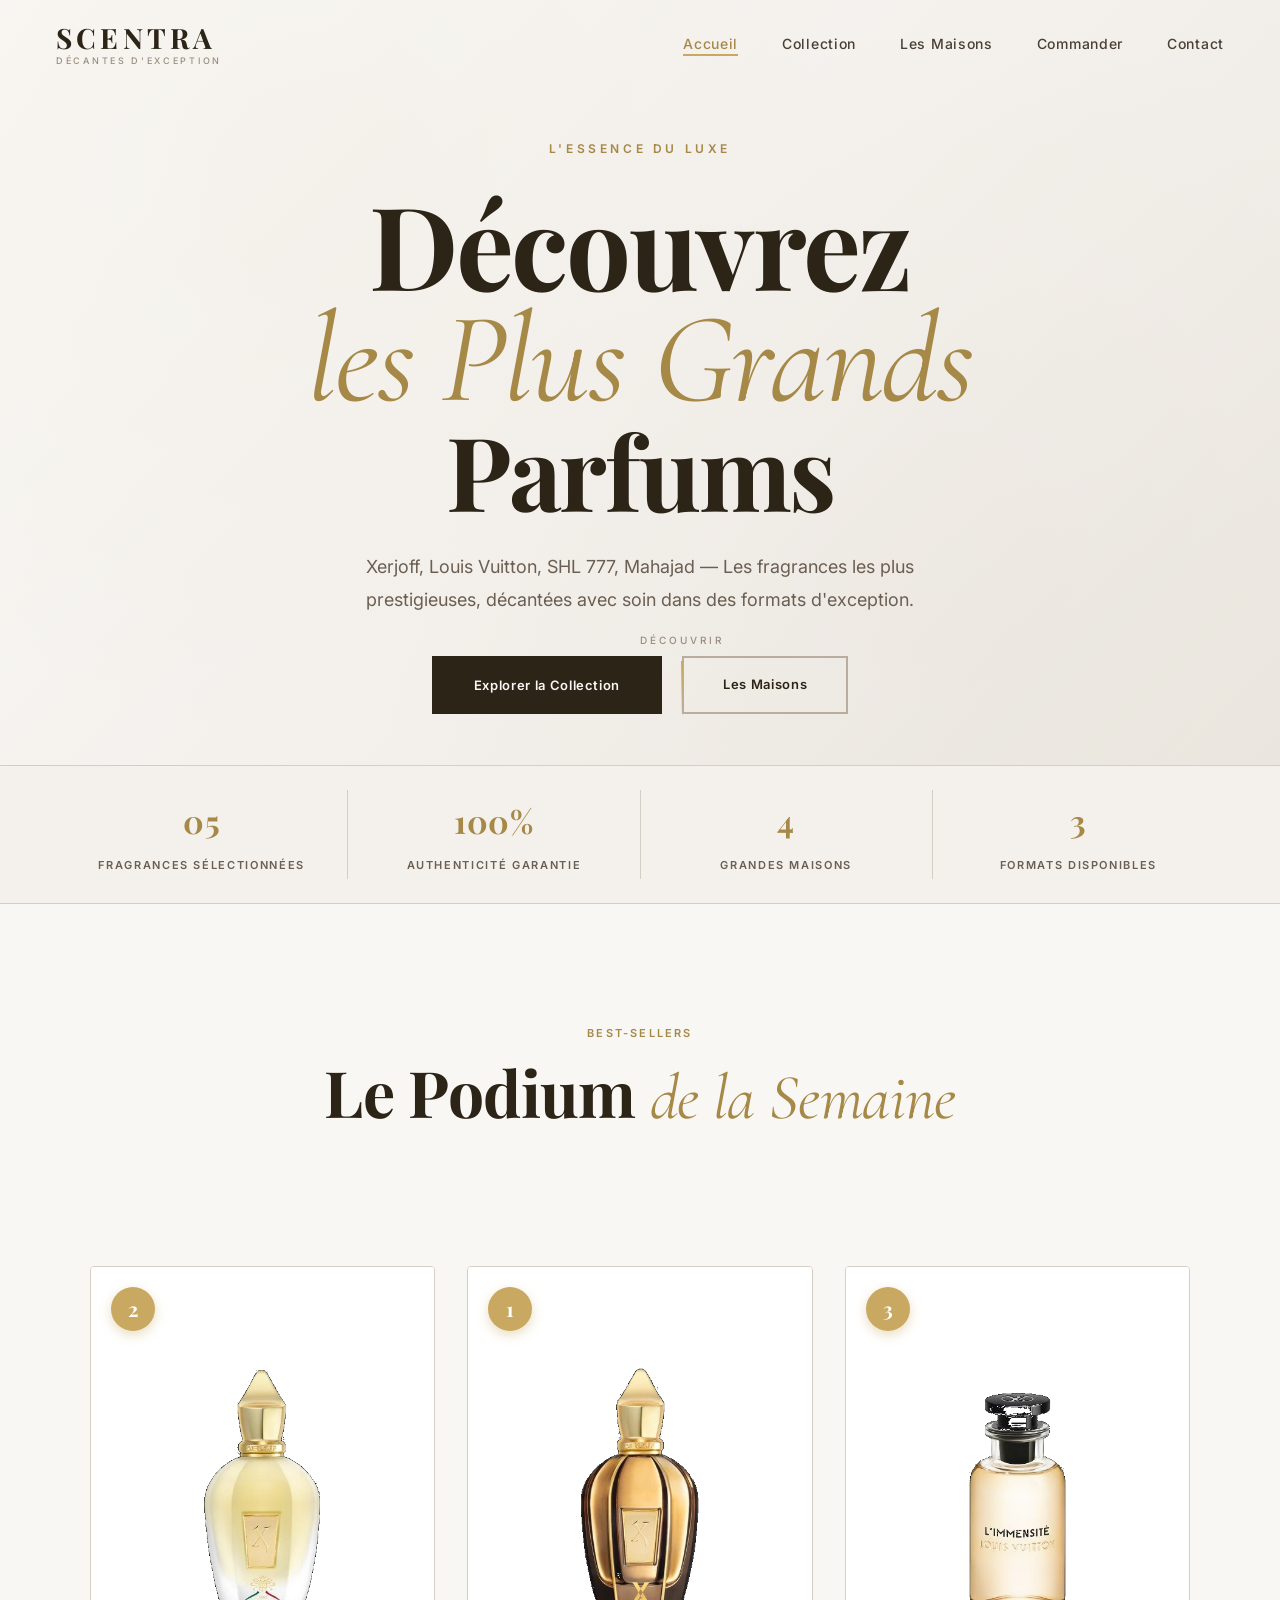
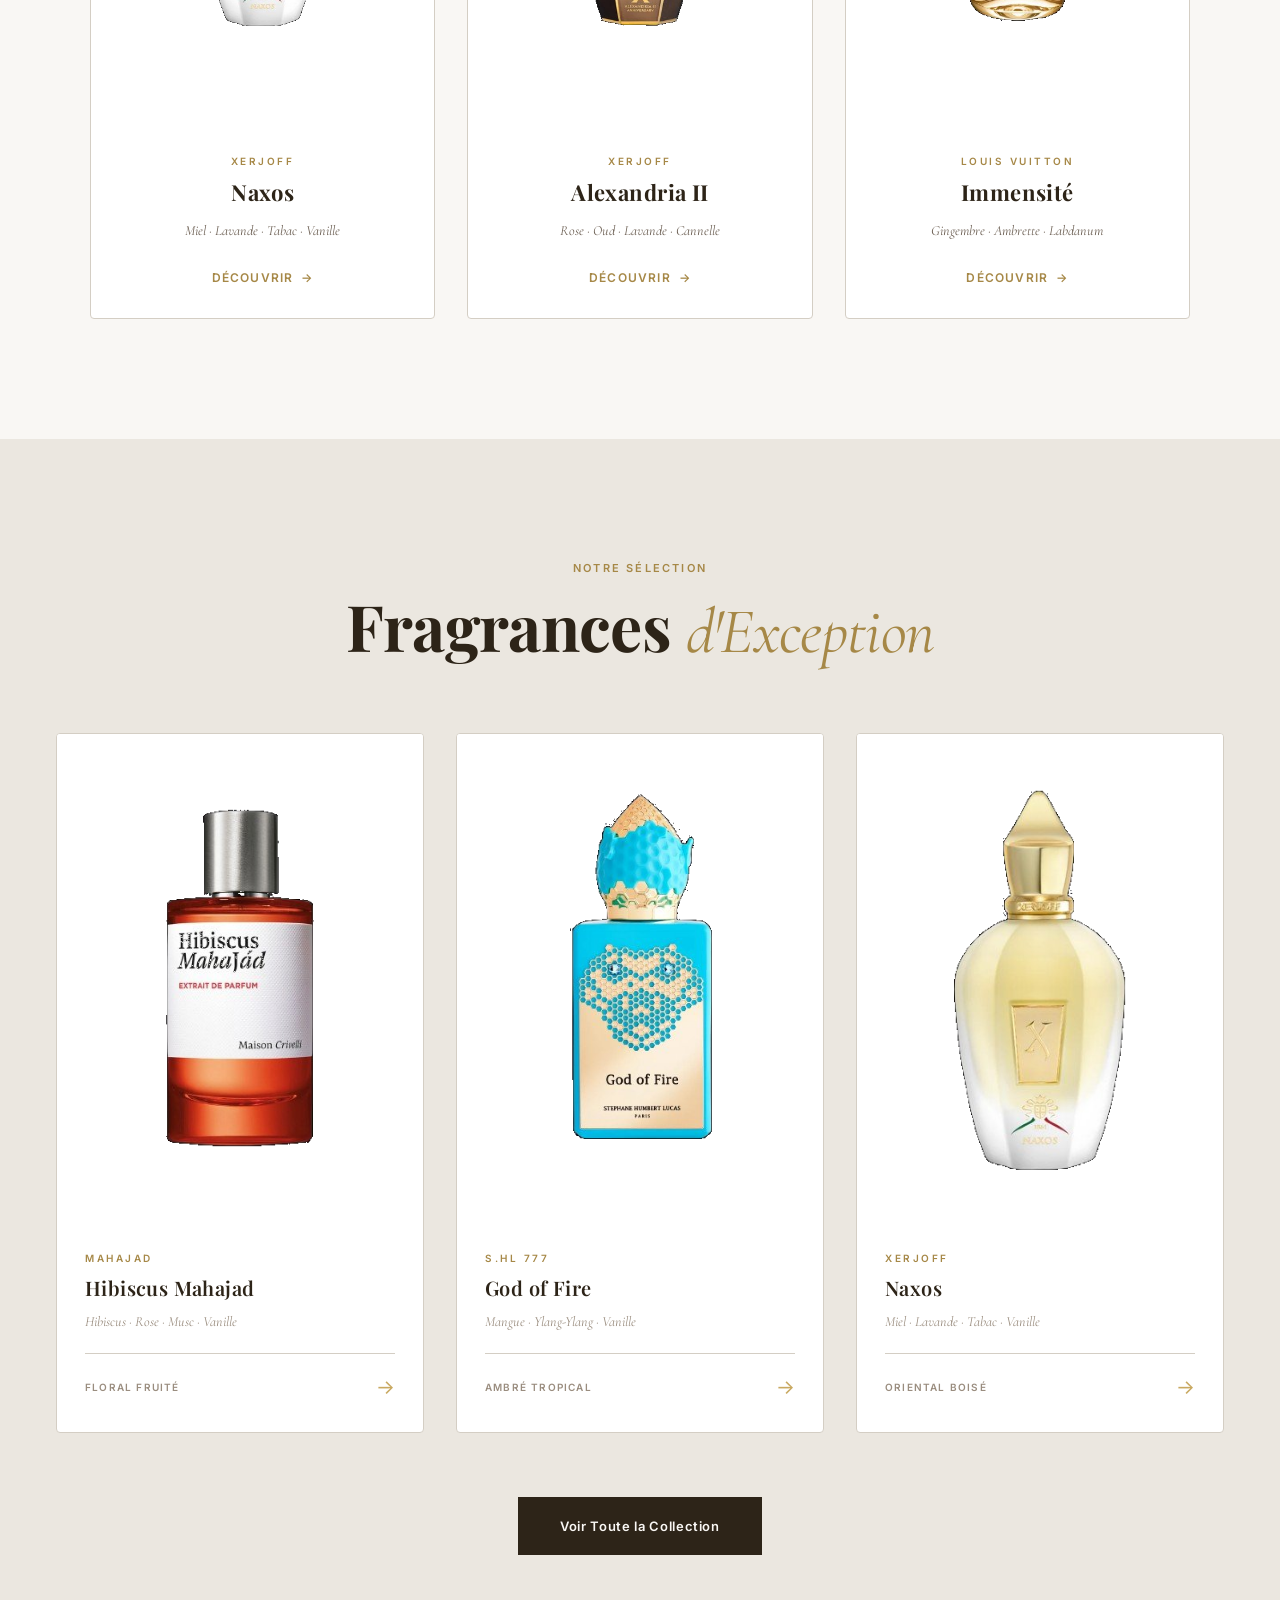
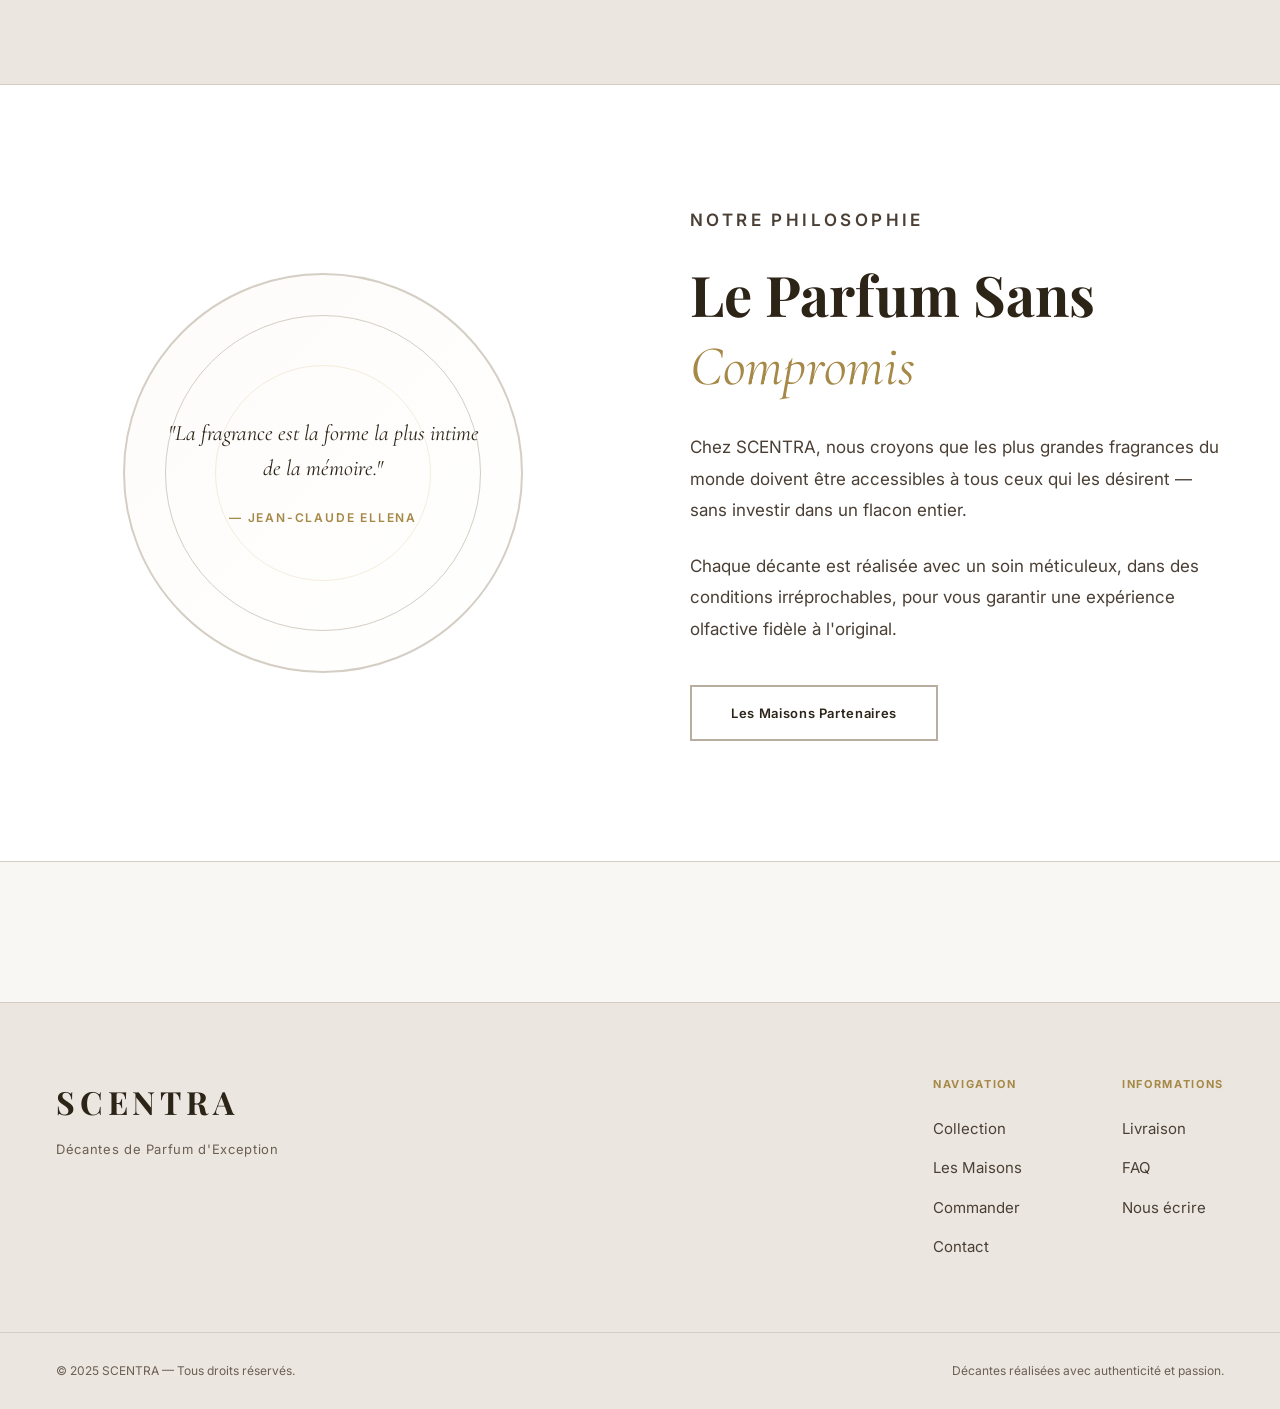
<file: index.html>
<!DOCTYPE html>
<html lang="fr">
<head>
  <meta charset="UTF-8">
  <meta name="viewport" content="width=device-width, initial-scale=1.0">
  <title>SCENTRA — Décantes de Parfum d'Exception</title>
  <link rel="stylesheet" href="css/global.css">
  <link rel="stylesheet" href="css/home.css">
</head>
<body>

  <!-- NAVIGATION -->
  <nav class="nav" id="nav">
    <div class="nav-inner">
      <a href="index.html" class="nav-logo">
        <span class="logo-main">SCENTRA</span>
        <span class="logo-sub">Décantes d'Exception</span>
      </a>
      <ul class="nav-links">
        <li><a href="index.html" class="active">Accueil</a></li>
        <li><a href="collection.html">Collection</a></li>
        <li><a href="maisons.html">Les Maisons</a></li>
        <li><a href="commander.html">Commander</a></li>
        <li><a href="contact.html">Contact</a></li>
      </ul>
      <button class="nav-burger" id="navBurger" aria-label="Menu">
        <span></span><span></span><span></span>
      </button>
    </div>
    <div class="nav-mobile" id="navMobile">
      <a href="index.html">Accueil</a>
      <a href="collection.html">Collection</a>
      <a href="maisons.html">Les Maisons</a>
      <a href="commander.html">Commander</a>
      <a href="contact.html">Contact</a>
    </div>
  </nav>

  <!-- HERO -->
  <section class="hero">
    <div class="hero-bg">
      <div class="hero-pattern"></div>
    </div>
    <div class="hero-content">
      <p class="hero-eyebrow">L'Essence du Luxe</p>
      <h1 class="hero-title">
        <span class="line-1">Découvrez</span>
        <span class="line-2">les Plus Grands</span>
        <span class="line-3">Parfums</span>
      </h1>
      <p class="hero-desc">
        Xerjoff, Louis Vuitton, SHL 777, Mahajad — Les fragrances les plus prestigieuses, 
        décantées avec soin dans des formats d'exception.
      </p>
      <div class="hero-cta">
        <a href="collection.html" class="btn-primary"><span>Explorer la Collection</span></a>
        <a href="maisons.html" class="btn-secondary">Les Maisons</a>
      </div>
    </div>
    <div class="hero-scroll" onclick="document.querySelector('.strip').scrollIntoView({behavior:'smooth'})">
      <span>Découvrir</span>
      <div class="scroll-line"></div>
    </div>
  </section>

  <!-- STRIP -->
  <section class="strip">
    <div class="strip-inner">
      <div class="strip-item">
        <span class="strip-num">05</span>
        <span class="strip-label">Fragrances Sélectionnées</span>
      </div>
      <div class="strip-divider"></div>
      <div class="strip-item">
        <span class="strip-num">100%</span>
        <span class="strip-label">Authenticité Garantie</span>
      </div>
      <div class="strip-divider"></div>
      <div class="strip-item">
        <span class="strip-num">4</span>
        <span class="strip-label">Grandes Maisons</span>
      </div>
      <div class="strip-divider"></div>
      <div class="strip-item">
        <span class="strip-num">3</span>
        <span class="strip-label">Formats Disponibles</span>
      </div>
    </div>
  </section>

  <!-- TOP 3 PODIUM -->
  <section class="podium-section">
    <div class="podium-header section-header">
      <p class="section-eyebrow">Best-Sellers</p>
      <h2 class="section-title">Le Podium <em>de la Semaine</em></h2>
    </div>

    <div class="podium-container">

      <!-- RANK 1 -->
      <article class="podium-item rank-1">
        <div class="podium-rank">1</div>
        <div class="podium-img">
          <img src="images/alexandria.png" alt="Xerjoff Alexandria II" style="width:100%; height:100%; object-fit:contain; padding:20px;">
        </div>
        <div class="podium-content">
          <p class="podium-house">Xerjoff</p>
          <h3 class="podium-name">Alexandria II</h3>
          <p class="podium-notes">Rose · Oud · Lavande · Cannelle</p>
          <a href="collection.html#alexandria" class="podium-cta">
            Découvrir <span>→</span>
          </a>
        </div>
      </article>

      <!-- RANK 2 -->
      <article class="podium-item rank-2">
        <div class="podium-rank">2</div>
        <div class="podium-img">
          <img src="images/naxos.png" alt="Xerjoff Naxos" style="width:100%; height:100%; object-fit:contain; padding:20px;">
        </div>
        <div class="podium-content">
          <p class="podium-house">Xerjoff</p>
          <h3 class="podium-name">Naxos</h3>
          <p class="podium-notes">Miel · Lavande · Tabac · Vanille</p>
          <a href="collection.html#naxos" class="podium-cta">
            Découvrir <span>→</span>
          </a>
        </div>
      </article>

      <!-- RANK 3 -->
      <article class="podium-item rank-3">
        <div class="podium-rank">3</div>
        <div class="podium-img">
          <img src="images/immensite.png" alt="Louis Vuitton Immensité" style="width:100%; height:100%; object-fit:contain; padding:20px;">
        </div>
        <div class="podium-content">
          <p class="podium-house">Louis Vuitton</p>
          <h3 class="podium-name">Immensité</h3>
          <p class="podium-notes">Gingembre · Ambrette · Labdanum</p>
          <a href="collection.html#immensite" class="podium-cta">
            Découvrir <span>→</span>
          </a>
        </div>
      </article>

    </div>
  </section>

  <!-- COLLECTION PREVIEW -->
  <section class="collection-preview">
    <div class="section-header">
      <p class="section-eyebrow">Notre Sélection</p>
      <h2 class="section-title">Fragrances <em>d'Exception</em></h2>
    </div>

    <div class="fragrance-grid">

      <!-- Hibiscus Mahajad -->
      <article class="frag-card" data-house="mahajad">
        <div class="card-img">
          <img src="images/hibiscus-mahajad.png" alt="Hibiscus Mahajad" class="card-visual" style="width:100%; height:100%; object-fit:cover;">
        </div>
        <div class="card-body">
          <p class="card-house">Mahajad</p>
          <h3 class="card-name">Hibiscus Mahajad</h3>
          <p class="card-notes">Hibiscus · Rose · Musc · Vanille</p>
          <div class="card-footer">
            <span class="card-family">Floral Fruité</span>
            <a href="collection.html#hibiscus" class="card-link">→</a>
          </div>
        </div>
      </article>

      <!-- God of Fire -->
      <article class="frag-card" data-house="shl">
        <div class="card-img">
          <img src="images/god-of-fire.png" alt="SHL God of Fire" class="card-visual" style="width:100%; height:100%; object-fit:cover;">
        </div>
        <div class="card-body">
          <p class="card-house">S.HL 777</p>
          <h3 class="card-name">God of Fire</h3>
          <p class="card-notes">Mangue · Ylang-Ylang · Vanille</p>
          <div class="card-footer">
            <span class="card-family">Ambré Tropical</span>
            <a href="collection.html#godoffire" class="card-link">→</a>
          </div>
        </div>
      </article>

      <!-- Naxos -->
      <article class="frag-card" data-house="xerjoff">
        <div class="card-img">
          <img src="images/naxos.png" alt="Xerjoff Naxos" class="card-visual" style="width:100%; height:100%; object-fit:cover;">
        </div>
        <div class="card-body">
          <p class="card-house">Xerjoff</p>
          <h3 class="card-name">Naxos</h3>
          <p class="card-notes">Miel · Lavande · Tabac · Vanille</p>
          <div class="card-footer">
            <span class="card-family">Oriental Boisé</span>
            <a href="collection.html#naxos" class="card-link">→</a>
          </div>
        </div>
      </article>

    </div>

    <div class="featured-more">
      <a href="collection.html" class="btn-primary"><span>Voir Toute la Collection</span></a>
    </div>
  </section>

  <!-- PHILOSOPHY -->
  <section class="philosophy">
    <div class="phil-grid">
      <div class="phil-visual">
        <div class="phil-circle"></div>
        <div class="phil-quote">
          <p>"La fragrance est la forme la plus intime de la mémoire."</p>
          <cite>— Jean-Claude Ellena</cite>
        </div>
      </div>
      <div class="phil-text">
        <p class="section-eyebrow">Notre Philosophie</p>
        <h2>Le Parfum Sans<br><em>Compromis</em></h2>
        <p>Chez SCENTRA, nous croyons que les plus grandes fragrances du monde doivent être accessibles à tous ceux qui les désirent — sans investir dans un flacon entier.</p>
        <p>Chaque décante est réalisée avec un soin méticuleux, dans des conditions irréprochables, pour vous garantir une expérience olfactive fidèle à l'original.</p>
        <a href="maisons.html" class="btn-secondary">Les Maisons Partenaires</a>
      </div>
    </div>
  </section>

  <!-- FOOTER -->
  <footer class="footer">
    <div class="footer-inner">
      <div class="footer-brand">
        <p class="footer-logo">SCENTRA</p>
        <p class="footer-tagline">Décantes de Parfum d'Exception</p>
      </div>
      <div class="footer-links">
        <div class="footer-col">
          <p class="col-title">Navigation</p>
          <a href="collection.html">Collection</a>
          <a href="maisons.html">Les Maisons</a>
          <a href="commander.html">Commander</a>
          <a href="contact.html">Contact</a>
        </div>
        <div class="footer-col">
          <p class="col-title">Informations</p>
          <a href="commander.html#livraison">Livraison</a>
          <a href="commander.html#faq">FAQ</a>
          <a href="contact.html">Nous écrire</a>
        </div>
      </div>
    </div>
    <div class="footer-bottom">
      <p>© 2025 SCENTRA — Tous droits réservés.</p>
      <p>Décantes réalisées avec authenticité et passion.</p>
    </div>
  </footer>

  <script src="js/nav.js"></script>
  <script src="js/animations.js"></script>
</body>
</html>
</file>
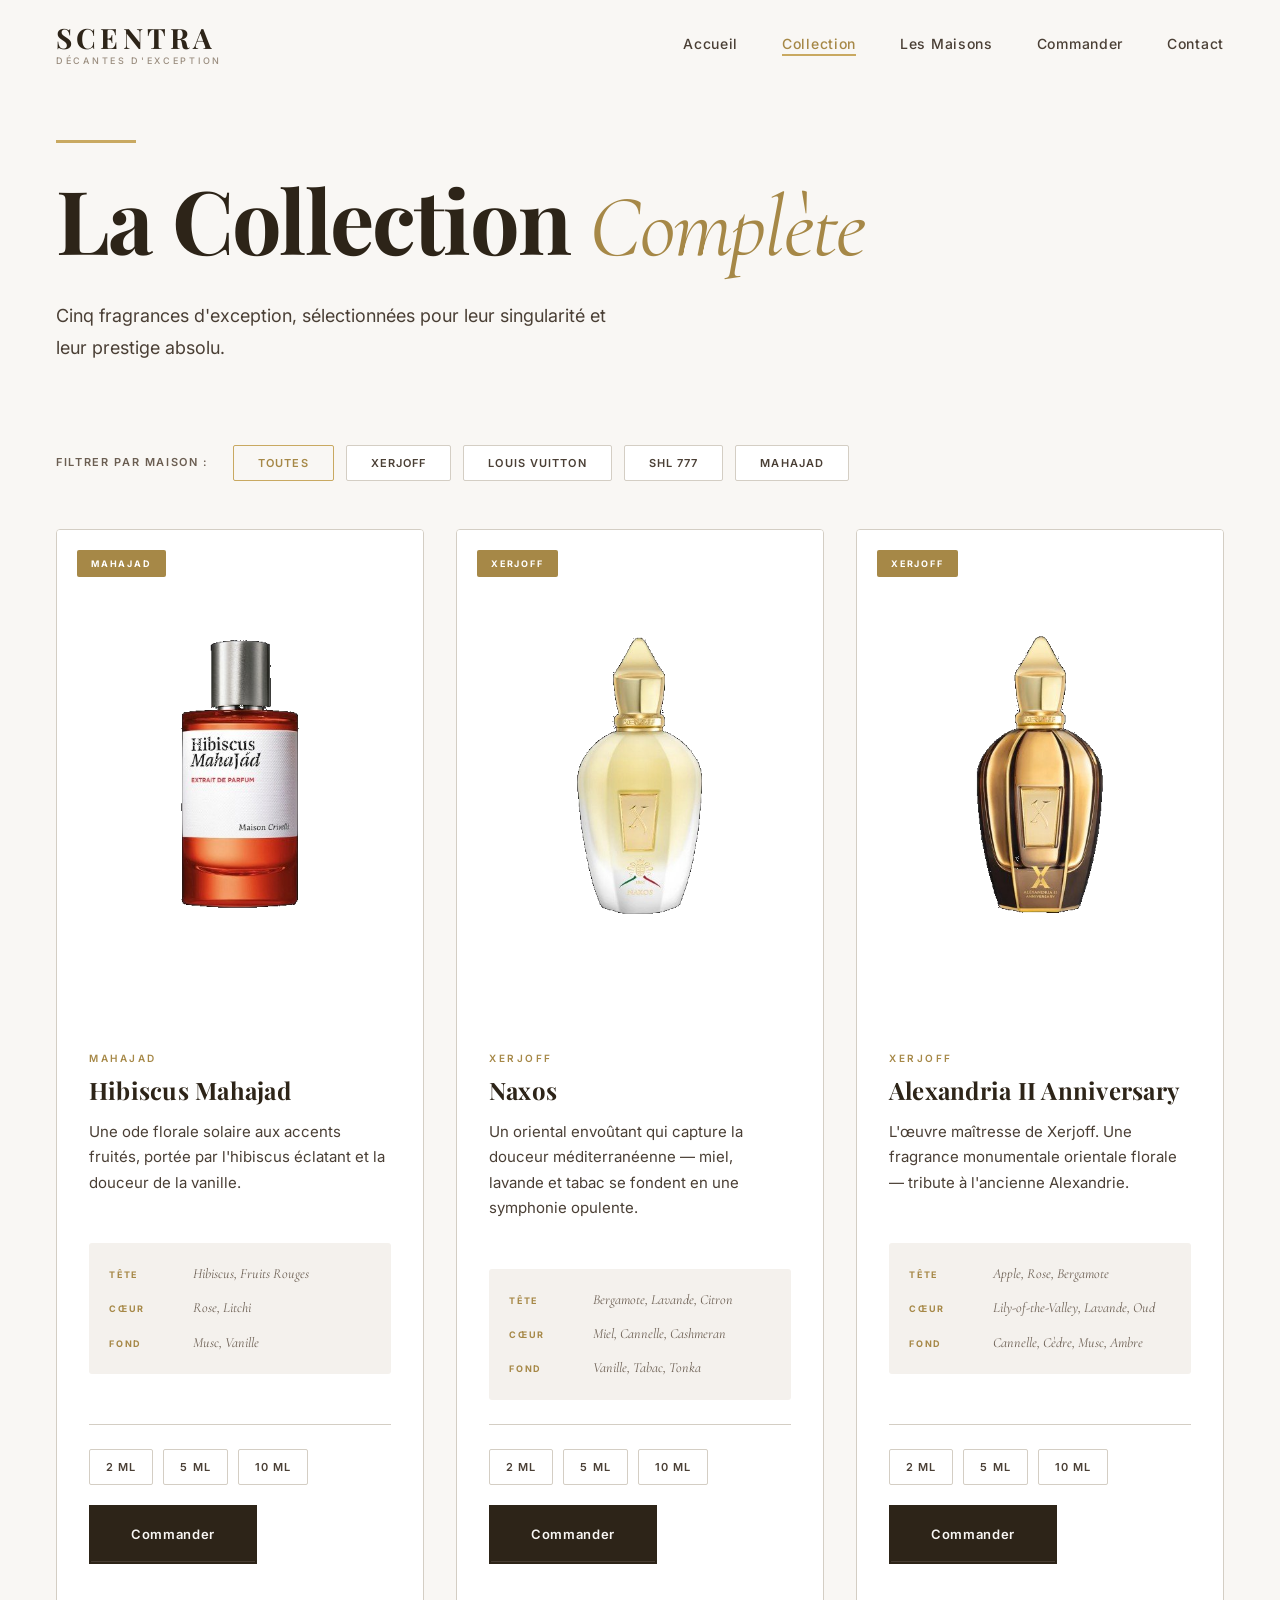
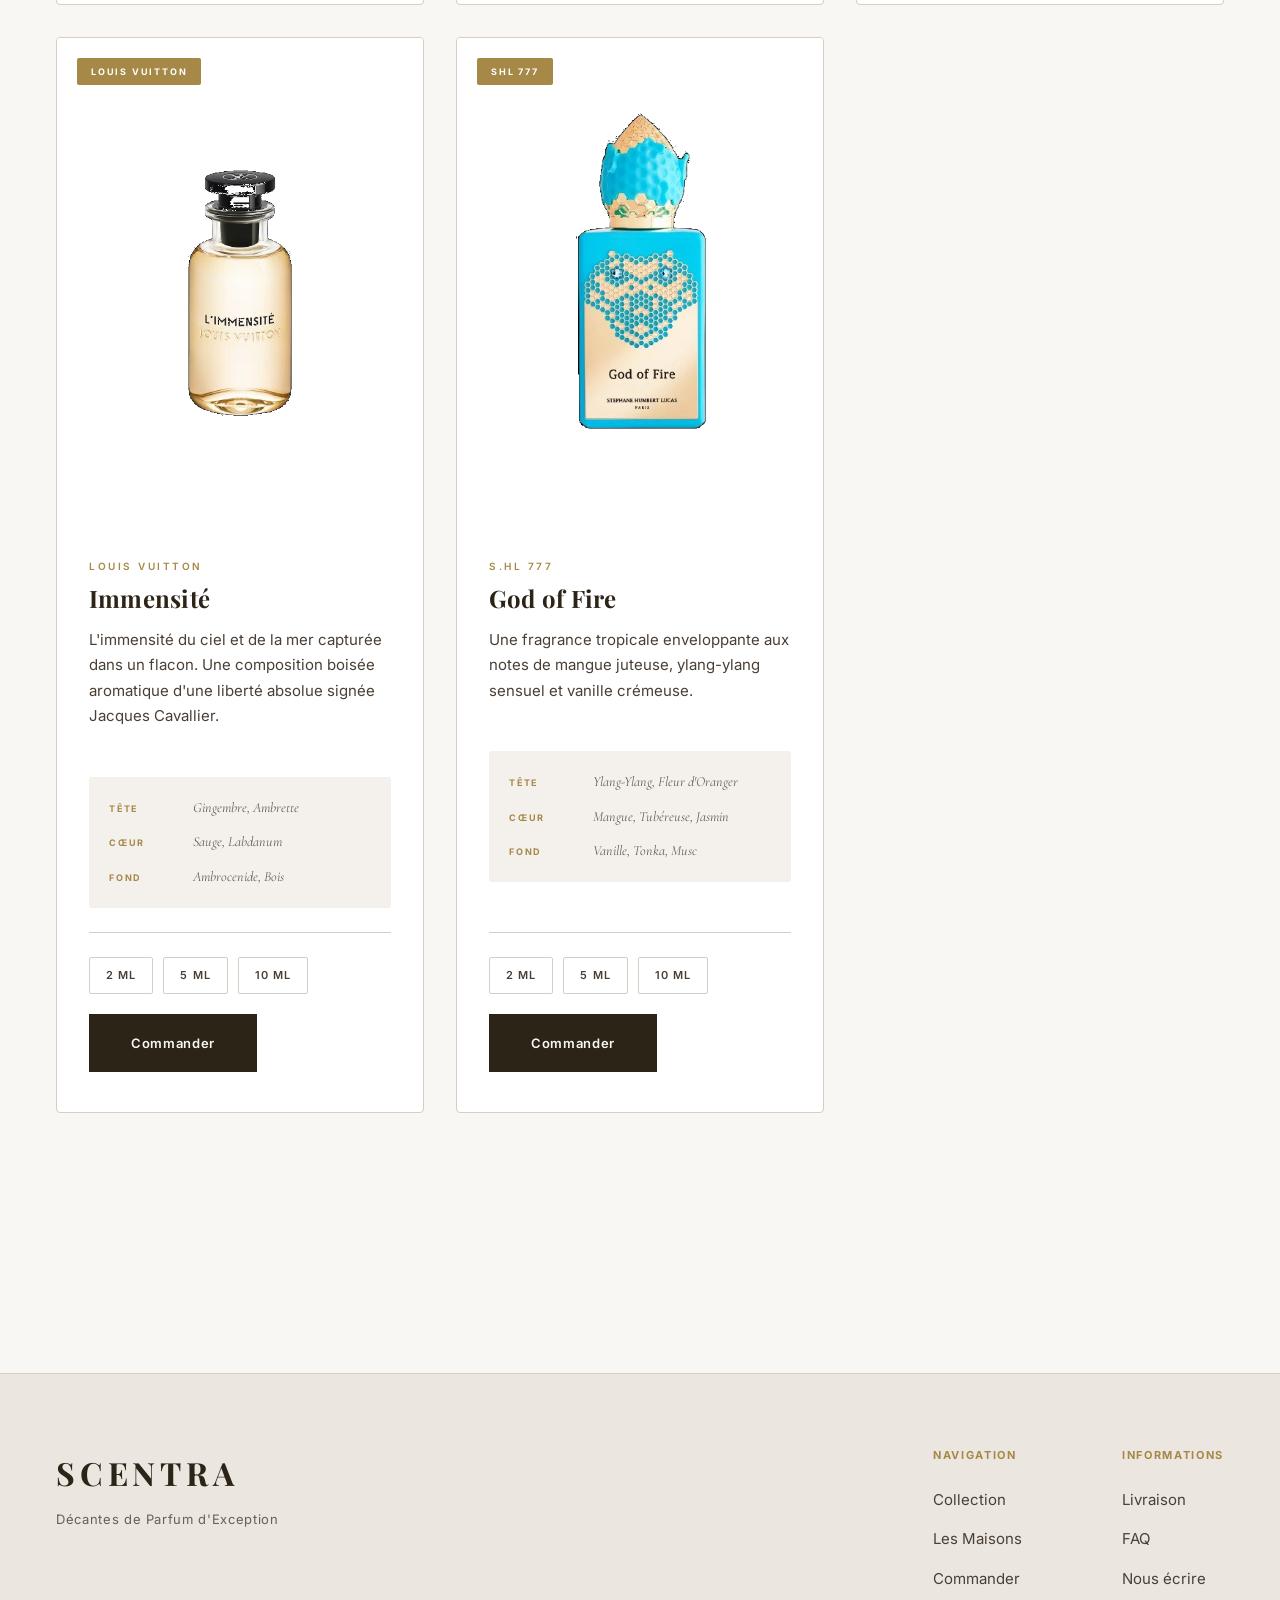
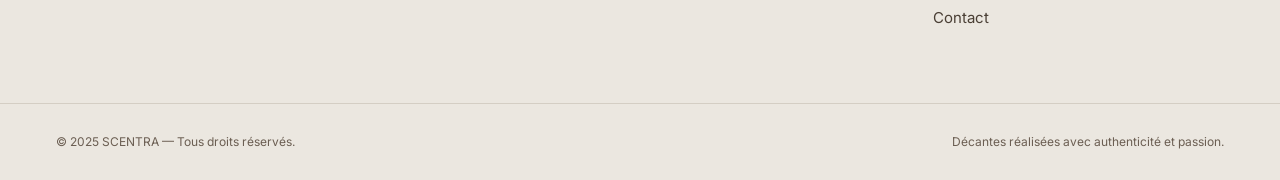
<file: collection.html>
<!DOCTYPE html>
<html lang="fr">
<head>
  <meta charset="UTF-8">
  <meta name="viewport" content="width=device-width, initial-scale=1.0">
  <title>Collection — SCENTRA</title>
  <link rel="stylesheet" href="css/global.css">
  <link rel="stylesheet" href="css/pages.css">
  <link rel="stylesheet" href="css/home.css">
</head>
<body>

  <nav class="nav scrolled" id="nav">
    <div class="nav-inner">
      <a href="index.html" class="nav-logo">
        <span class="logo-main">SCENTRA</span>
        <span class="logo-sub">Décantes d'Exception</span>
      </a>
      <ul class="nav-links">
        <li><a href="index.html">Accueil</a></li>
        <li><a href="collection.html" class="active">Collection</a></li>
        <li><a href="maisons.html">Les Maisons</a></li>
        <li><a href="commander.html">Commander</a></li>
        <li><a href="contact.html">Contact</a></li>
      </ul>
      <button class="nav-burger" id="navBurger"><span></span><span></span><span></span></button>
    </div>
    <div class="nav-mobile" id="navMobile">
      <a href="index.html">Accueil</a>
      <a href="collection.html">Collection</a>
      <a href="maisons.html">Les Maisons</a>
      <a href="commander.html">Commander</a>
      <a href="contact.html">Contact</a>
    </div>
  </nav>

  <section class="page-hero">
    <div class="page-hero-line"></div>
    <h1>La Collection <em>Complète</em></h1>
    <p>Cinq fragrances d'exception, sélectionnées pour leur singularité et leur prestige absolu.</p>
  </section>

  <div class="collection-filters">
    <span class="filter-label">Filtrer par maison :</span>
    <button class="filter-btn active" data-filter="all">Toutes</button>
    <button class="filter-btn" data-filter="xerjoff">Xerjoff</button>
    <button class="filter-btn" data-filter="lv">Louis Vuitton</button>
    <button class="filter-btn" data-filter="shl">SHL 777</button>
    <button class="filter-btn" data-filter="mahajad">Mahajad</button>
  </div>

  <div class="collection-grid">

    <!-- 1. Hibiscus Mahajad -->
    <article class="product-card" data-house="mahajad" id="hibiscus">
      <div class="product-img">
        <img src="images/hibiscus-mahajad.png" alt="Hibiscus Mahajad" class="product-visual">
        <span class="product-badge">Mahajad</span>
      </div>
      <div class="product-details">
        <p class="product-house">Mahajad</p>
        <h2 class="product-name">Hibiscus Mahajad</h2>
        <p class="product-desc">Une ode florale solaire aux accents fruités, portée par l'hibiscus éclatant et la douceur de la vanille.</p>
        <div class="product-pyramid">
          <div class="pyramid-row">
            <span class="pyramid-label">Tête</span>
            <span class="pyramid-notes">Hibiscus, Fruits Rouges</span>
          </div>
          <div class="pyramid-row">
            <span class="pyramid-label">Cœur</span>
            <span class="pyramid-notes">Rose, Litchi</span>
          </div>
          <div class="pyramid-row">
            <span class="pyramid-label">Fond</span>
            <span class="pyramid-notes">Musc, Vanille</span>
          </div>
        </div>
        <div class="product-formats">
          <span class="format-tag">2 ml</span>
          <span class="format-tag">5 ml</span>
          <span class="format-tag">10 ml</span>
        </div>
        <div class="product-cta">
          <a href="commander.html" class="btn-primary"><span>Commander</span></a>
        </div>
      </div>
    </article>

    <!-- 2. Xerjoff Naxos -->
    <article class="product-card" data-house="xerjoff" id="naxos">
      <div class="product-img">
        <img src="images/naxos.png" alt="Xerjoff Naxos" class="product-visual">
        <span class="product-badge">Xerjoff</span>
      </div>
      <div class="product-details">
        <p class="product-house">Xerjoff</p>
        <h2 class="product-name">Naxos</h2>
        <p class="product-desc">Un oriental envoûtant qui capture la douceur méditerranéenne — miel, lavande et tabac se fondent en une symphonie opulente.</p>
        <div class="product-pyramid">
          <div class="pyramid-row">
            <span class="pyramid-label">Tête</span>
            <span class="pyramid-notes">Bergamote, Lavande, Citron</span>
          </div>
          <div class="pyramid-row">
            <span class="pyramid-label">Cœur</span>
            <span class="pyramid-notes">Miel, Cannelle, Cashmeran</span>
          </div>
          <div class="pyramid-row">
            <span class="pyramid-label">Fond</span>
            <span class="pyramid-notes">Vanille, Tabac, Tonka</span>
          </div>
        </div>
        <div class="product-formats">
          <span class="format-tag">2 ml</span>
          <span class="format-tag">5 ml</span>
          <span class="format-tag">10 ml</span>
        </div>
        <div class="product-cta">
          <a href="commander.html" class="btn-primary"><span>Commander</span></a>
        </div>
      </div>
    </article>

    <!-- 3. Xerjoff Alexandria II -->
    <article class="product-card" data-house="xerjoff" id="alexandria">
      <div class="product-img">
        <img src="images/alexandria.png" alt="Xerjoff Alexandria II" class="product-visual">
        <span class="product-badge">Xerjoff</span>
      </div>
      <div class="product-details">
        <p class="product-house">Xerjoff</p>
        <h2 class="product-name">Alexandria II Anniversary</h2>
        <p class="product-desc">L'œuvre maîtresse de Xerjoff. Une fragrance monumentale orientale florale — tribute à l'ancienne Alexandrie.</p>
        <div class="product-pyramid">
          <div class="pyramid-row">
            <span class="pyramid-label">Tête</span>
            <span class="pyramid-notes">Apple, Rose, Bergamote</span>
          </div>
          <div class="pyramid-row">
            <span class="pyramid-label">Cœur</span>
            <span class="pyramid-notes">Lily-of-the-Valley, Lavande, Oud</span>
          </div>
          <div class="pyramid-row">
            <span class="pyramid-label">Fond</span>
            <span class="pyramid-notes">Cannelle, Cèdre, Musc, Ambre</span>
          </div>
        </div>
        <div class="product-formats">
          <span class="format-tag">2 ml</span>
          <span class="format-tag">5 ml</span>
          <span class="format-tag">10 ml</span>
        </div>
        <div class="product-cta">
          <a href="commander.html" class="btn-primary"><span>Commander</span></a>
        </div>
      </div>
    </article>

    <!-- 4. LV Immensité -->
    <article class="product-card" data-house="lv" id="immensite">
      <div class="product-img">
        <img src="images/immensite.png" alt="Louis Vuitton Immensité" class="product-visual">
        <span class="product-badge">Louis Vuitton</span>
      </div>
      <div class="product-details">
        <p class="product-house">Louis Vuitton</p>
        <h2 class="product-name">Immensité</h2>
        <p class="product-desc">L'immensité du ciel et de la mer capturée dans un flacon. Une composition boisée aromatique d'une liberté absolue signée Jacques Cavallier.</p>
        <div class="product-pyramid">
          <div class="pyramid-row">
            <span class="pyramid-label">Tête</span>
            <span class="pyramid-notes">Gingembre, Ambrette</span>
          </div>
          <div class="pyramid-row">
            <span class="pyramid-label">Cœur</span>
            <span class="pyramid-notes">Sauge, Labdanum</span>
          </div>
          <div class="pyramid-row">
            <span class="pyramid-label">Fond</span>
            <span class="pyramid-notes">Ambrocenide, Bois</span>
          </div>
        </div>
        <div class="product-formats">
          <span class="format-tag">2 ml</span>
          <span class="format-tag">5 ml</span>
          <span class="format-tag">10 ml</span>
        </div>
        <div class="product-cta">
          <a href="commander.html" class="btn-primary"><span>Commander</span></a>
        </div>
      </div>
    </article>

    <!-- 5. SHL God of Fire -->
    <article class="product-card" data-house="shl" id="godoffire">
      <div class="product-img">
        <img src="images/god-of-fire.png" alt="SHL God of Fire" class="product-visual">
        <span class="product-badge">SHL 777</span>
      </div>
      <div class="product-details">
        <p class="product-house">S.HL 777</p>
        <h2 class="product-name">God of Fire</h2>
        <p class="product-desc">Une fragrance tropicale enveloppante aux notes de mangue juteuse, ylang-ylang sensuel et vanille crémeuse.</p>
        <div class="product-pyramid">
          <div class="pyramid-row">
            <span class="pyramid-label">Tête</span>
            <span class="pyramid-notes">Ylang-Ylang, Fleur d'Oranger</span>
          </div>
          <div class="pyramid-row">
            <span class="pyramid-label">Cœur</span>
            <span class="pyramid-notes">Mangue, Tubéreuse, Jasmin</span>
          </div>
          <div class="pyramid-row">
            <span class="pyramid-label">Fond</span>
            <span class="pyramid-notes">Vanille, Tonka, Musc</span>
          </div>
        </div>
        <div class="product-formats">
          <span class="format-tag">2 ml</span>
          <span class="format-tag">5 ml</span>
          <span class="format-tag">10 ml</span>
        </div>
        <div class="product-cta">
          <a href="commander.html" class="btn-primary"><span>Commander</span></a>
        </div>
      </div>
    </article>

  </div>

  <footer class="footer">
    <div class="footer-inner">
      <div class="footer-brand">
        <p class="footer-logo">SCENTRA</p>
        <p class="footer-tagline">Décantes de Parfum d'Exception</p>
      </div>
      <div class="footer-links">
        <div class="footer-col">
          <p class="col-title">Navigation</p>
          <a href="collection.html">Collection</a>
          <a href="maisons.html">Les Maisons</a>
          <a href="commander.html">Commander</a>
          <a href="contact.html">Contact</a>
        </div>
        <div class="footer-col">
          <p class="col-title">Informations</p>
          <a href="commander.html#livraison">Livraison</a>
          <a href="commander.html#faq">FAQ</a>
          <a href="contact.html">Nous écrire</a>
        </div>
      </div>
    </div>
    <div class="footer-bottom">
      <p>© 2025 SCENTRA — Tous droits réservés.</p>
      <p>Décantes réalisées avec authenticité et passion.</p>
    </div>
  </footer>

  <script src="js/nav.js"></script>
  <script src="js/animations.js"></script>
</body>
</html>
</file>
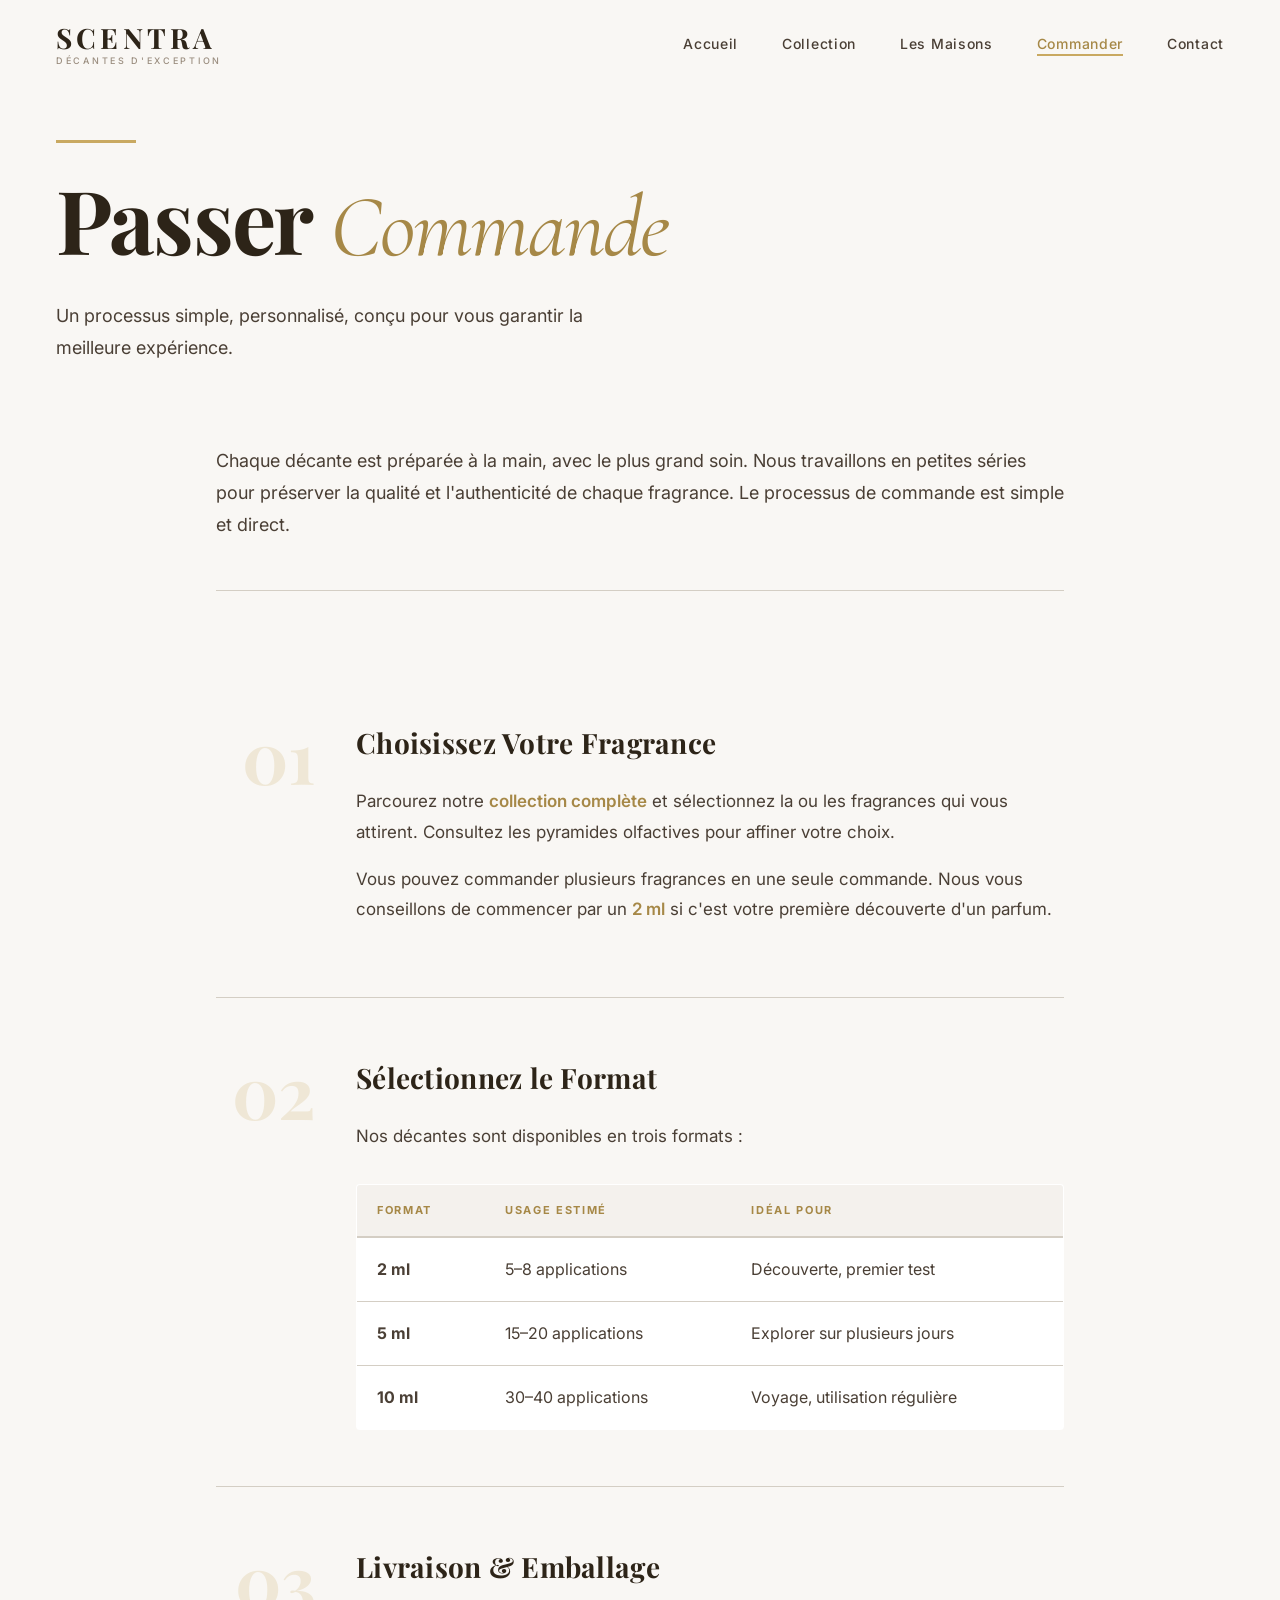
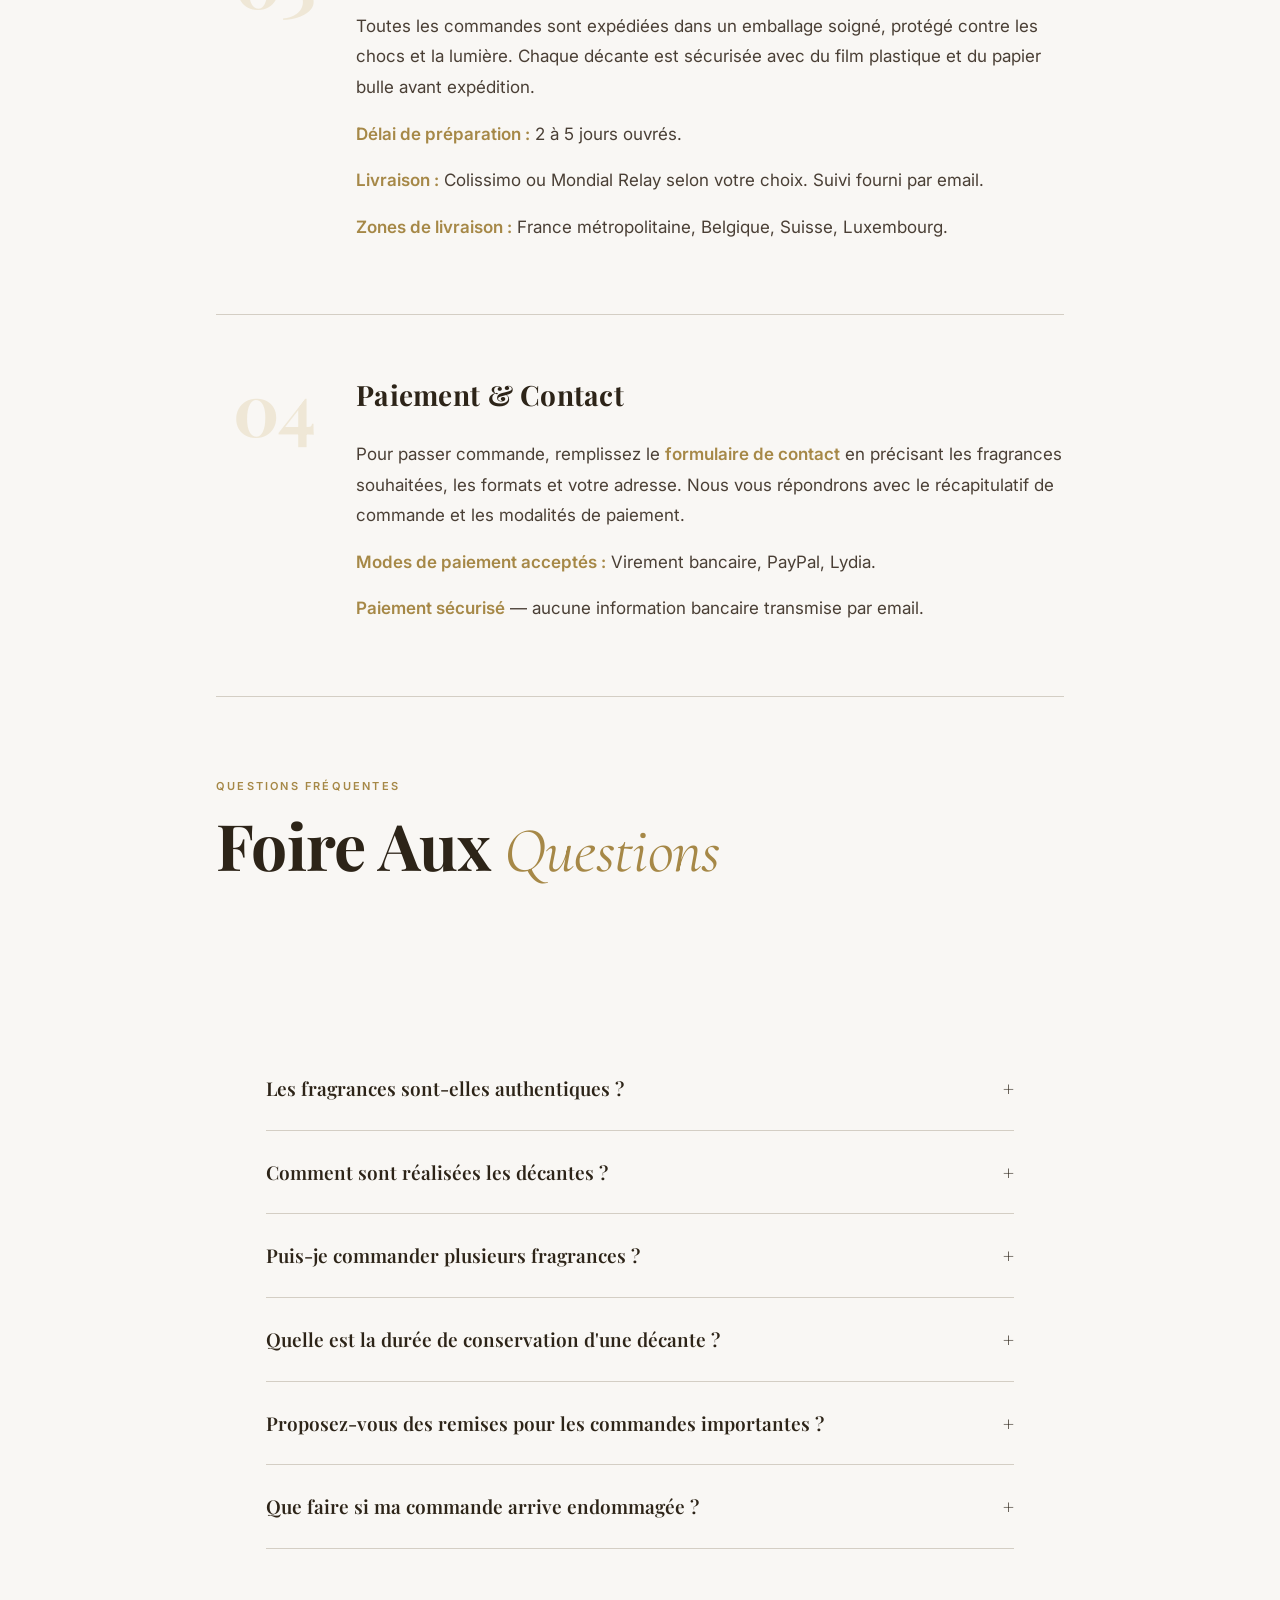
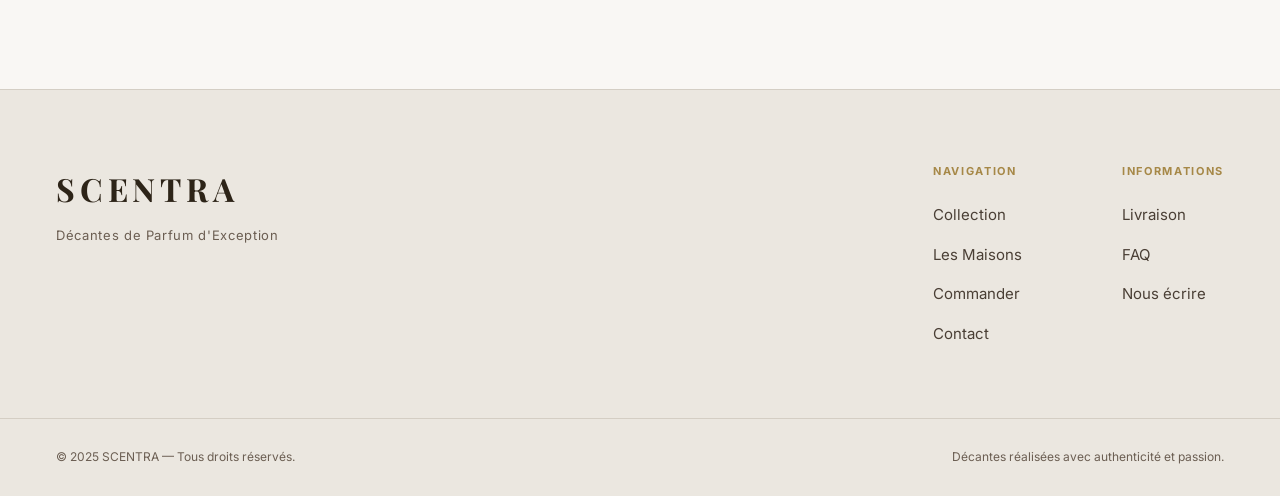
<file: commander.html>
<!DOCTYPE html>
<html lang="fr">
<head>
  <meta charset="UTF-8">
  <meta name="viewport" content="width=device-width, initial-scale=1.0">
  <title>Commander — SCENTRA</title>
  <link rel="stylesheet" href="css/global.css">
  <link rel="stylesheet" href="css/pages.css">
</head>
<body>

  <nav class="nav scrolled" id="nav">
    <div class="nav-inner">
      <a href="index.html" class="nav-logo">
        <span class="logo-main">SCENTRA</span>
        <span class="logo-sub">Décantes d'Exception</span>
      </a>
      <ul class="nav-links">
        <li><a href="index.html">Accueil</a></li>
        <li><a href="collection.html">Collection</a></li>
        <li><a href="maisons.html">Les Maisons</a></li>
        <li><a href="commander.html" class="active">Commander</a></li>
        <li><a href="contact.html">Contact</a></li>
      </ul>
      <button class="nav-burger" id="navBurger"><span></span><span></span><span></span></button>
    </div>
    <div class="nav-mobile" id="navMobile">
      <a href="index.html">Accueil</a>
      <a href="collection.html">Collection</a>
      <a href="maisons.html">Les Maisons</a>
      <a href="commander.html">Commander</a>
      <a href="contact.html">Contact</a>
    </div>
  </nav>

  <section class="page-hero">
    <div class="page-hero-line"></div>
    <h1>Passer <em>Commande</em></h1>
    <p>Un processus simple, personnalisé, conçu pour vous garantir la meilleure expérience.</p>
  </section>

  <div class="order-page">

    <p class="order-intro">
      Chaque décante est préparée à la main, avec le plus grand soin. Nous travaillons en petites séries pour préserver la qualité et l'authenticité de chaque fragrance. Le processus de commande est simple et direct.
    </p>

    <div class="order-steps">

      <div class="step">
        <div class="step-num">01</div>
        <div class="step-content">
          <h3>Choisissez Votre Fragrance</h3>
          <p>Parcourez notre <a href="collection.html" style="color:var(--or-fonce); font-weight:600;">collection complète</a> et sélectionnez la ou les fragrances qui vous attirent. Consultez les pyramides olfactives pour affiner votre choix.</p>
          <p>Vous pouvez commander plusieurs fragrances en une seule commande. Nous vous conseillons de commencer par un <strong>2 ml</strong> si c'est votre première découverte d'un parfum.</p>
        </div>
      </div>

      <div class="step">
        <div class="step-num">02</div>
        <div class="step-content">
          <h3>Sélectionnez le Format</h3>
          <p>Nos décantes sont disponibles en trois formats :</p>

          <table class="format-table">
            <thead>
              <tr>
                <th>Format</th>
                <th>Usage estimé</th>
                <th>Idéal pour</th>
              </tr>
            </thead>
            <tbody>
              <tr>
                <td class="price-highlight">2 ml</td>
                <td>5–8 applications</td>
                <td>Découverte, premier test</td>
              </tr>
              <tr>
                <td class="price-highlight">5 ml</td>
                <td>15–20 applications</td>
                <td>Explorer sur plusieurs jours</td>
              </tr>
              <tr>
                <td class="price-highlight">10 ml</td>
                <td>30–40 applications</td>
                <td>Voyage, utilisation régulière</td>
              </tr>
            </tbody>
          </table>
        </div>
      </div>

      <div class="step" id="livraison">
        <div class="step-num">03</div>
        <div class="step-content">
          <h3>Livraison & Emballage</h3>
          <p>Toutes les commandes sont expédiées dans un emballage soigné, protégé contre les chocs et la lumière. Chaque décante est sécurisée avec du film plastique et du papier bulle avant expédition.</p>
          <p><strong>Délai de préparation :</strong> 2 à 5 jours ouvrés.</p>
          <p><strong>Livraison :</strong> Colissimo ou Mondial Relay selon votre choix. Suivi fourni par email.</p>
          <p><strong>Zones de livraison :</strong> France métropolitaine, Belgique, Suisse, Luxembourg.</p>
        </div>
      </div>

      <div class="step">
        <div class="step-num">04</div>
        <div class="step-content">
          <h3>Paiement & Contact</h3>
          <p>Pour passer commande, remplissez le <a href="contact.html" style="color:var(--or-fonce); font-weight:600;">formulaire de contact</a> en précisant les fragrances souhaitées, les formats et votre adresse. Nous vous répondrons avec le récapitulatif de commande et les modalités de paiement.</p>
          <p><strong>Modes de paiement acceptés :</strong> Virement bancaire, PayPal, Lydia.</p>
          <p><strong>Paiement sécurisé</strong> — aucune information bancaire transmise par email.</p>
        </div>
      </div>

    </div>

    <div style="margin-top:80px;" id="faq">
      <div class="section-header" style="text-align:left; margin-bottom:40px;">
        <p class="section-eyebrow">Questions Fréquentes</p>
        <h2 class="section-title">Foire Aux <em>Questions</em></h2>
      </div>
    </div>
  </div>

  <div class="faq-list">
    <div class="faq-item">
      <button class="faq-question">
        <span>Les fragrances sont-elles authentiques ?</span>
        <span class="faq-icon">+</span>
      </button>
      <div class="faq-answer">
        Absolument. Toutes nos décantes sont réalisées à partir de flacons originaux achetés chez des revendeurs agréés ou directement auprès des maisons. Nous ne vendons aucune contrefaçon. Votre sillage est 100% authentique.
      </div>
    </div>

    <div class="faq-item">
      <button class="faq-question">
        <span>Comment sont réalisées les décantes ?</span>
        <span class="faq-icon">+</span>
      </button>
      <div class="faq-answer">
        Les décantes sont effectuées dans un environnement propre, avec du matériel dédié exclusivement à chaque maison de parfum pour éviter toute contamination. Les atomiseurs et flacons utilisés sont neufs pour chaque commande.
      </div>
    </div>

    <div class="faq-item">
      <button class="faq-question">
        <span>Puis-je commander plusieurs fragrances ?</span>
        <span class="faq-icon">+</span>
      </button>
      <div class="faq-answer">
        Oui, bien entendu. Il n'y a aucune limite. Commander plusieurs fragrances dans une même commande permet généralement de réduire les frais de livraison proportionnellement.
      </div>
    </div>

    <div class="faq-item">
      <button class="faq-question">
        <span>Quelle est la durée de conservation d'une décante ?</span>
        <span class="faq-icon">+</span>
      </button>
      <div class="faq-answer">
        Conservée à l'abri de la lumière et des variations de température (idéalement dans un tiroir ou une boîte), une décante se conserve sans problème 2 à 3 ans, voire davantage. La qualité olfactive ne se dégrade pas si les conditions de conservation sont respectées.
      </div>
    </div>

    <div class="faq-item">
      <button class="faq-question">
        <span>Proposez-vous des remises pour les commandes importantes ?</span>
        <span class="faq-icon">+</span>
      </button>
      <div class="faq-answer">
        Pour les commandes de 5 décantes ou plus, nous proposons une remise personnalisée. Mentionnez-le dans votre message via le formulaire de contact et nous vous ferons une offre adaptée.
      </div>
    </div>

    <div class="faq-item">
      <button class="faq-question">
        <span>Que faire si ma commande arrive endommagée ?</span>
        <span class="faq-icon">+</span>
      </button>
      <div class="faq-answer">
        Bien que nous emballions chaque commande avec le plus grand soin, les incidents de transport peuvent arriver. En cas de casse ou de fuite à la réception, contactez-nous immédiatement avec des photos. Nous nous engageons à trouver une solution — remplacement ou remboursement selon les cas.
      </div>
    </div>
  </div>

  <footer class="footer">
    <div class="footer-inner">
      <div class="footer-brand">
        <p class="footer-logo">SCENTRA</p>
        <p class="footer-tagline">Décantes de Parfum d'Exception</p>
      </div>
      <div class="footer-links">
        <div class="footer-col">
          <p class="col-title">Navigation</p>
          <a href="collection.html">Collection</a>
          <a href="maisons.html">Les Maisons</a>
          <a href="commander.html">Commander</a>
          <a href="contact.html">Contact</a>
        </div>
        <div class="footer-col">
          <p class="col-title">Informations</p>
          <a href="commander.html#livraison">Livraison</a>
          <a href="commander.html#faq">FAQ</a>
          <a href="contact.html">Nous écrire</a>
        </div>
      </div>
    </div>
    <div class="footer-bottom">
      <p>© 2025 SCENTRA — Tous droits réservés.</p>
      <p>Décantes réalisées avec authenticité et passion.</p>
    </div>
  </footer>

  <script src="js/nav.js"></script>
  <script src="js/animations.js"></script>
</body>
</html>
</file>
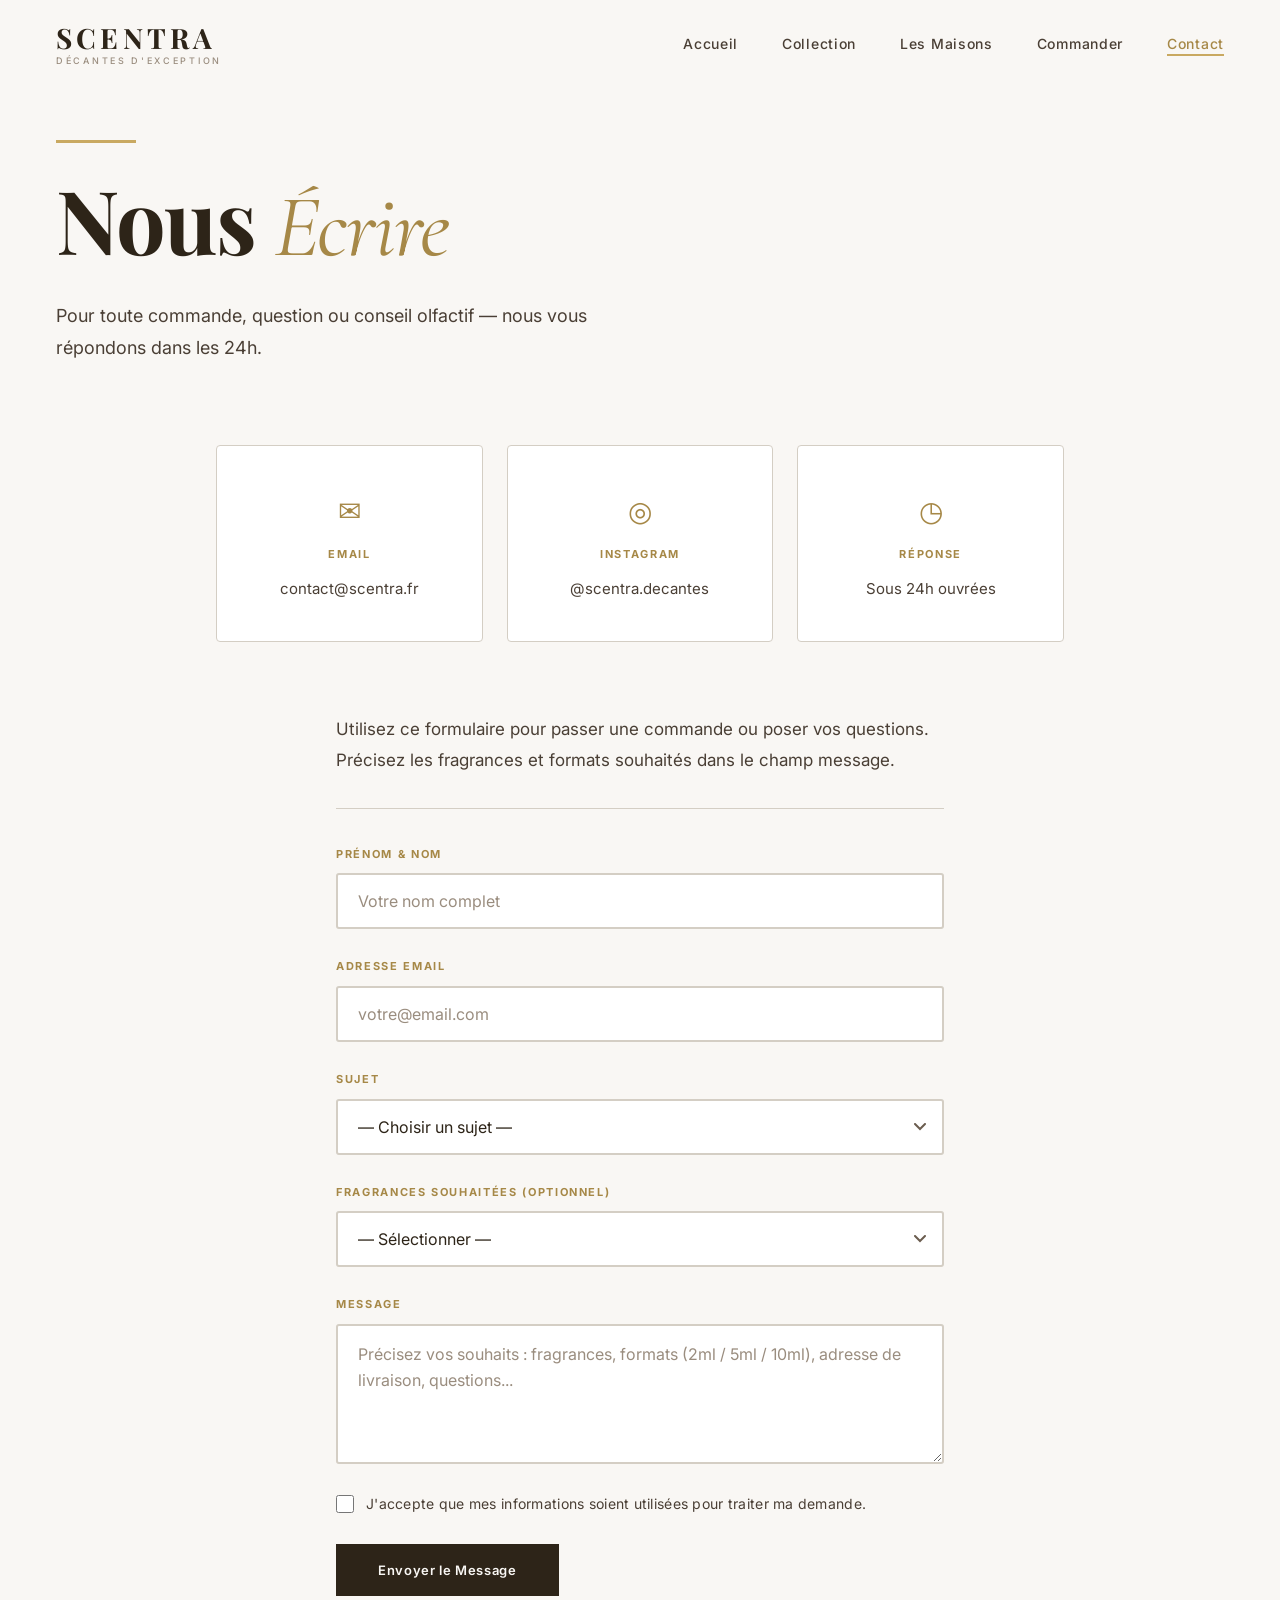
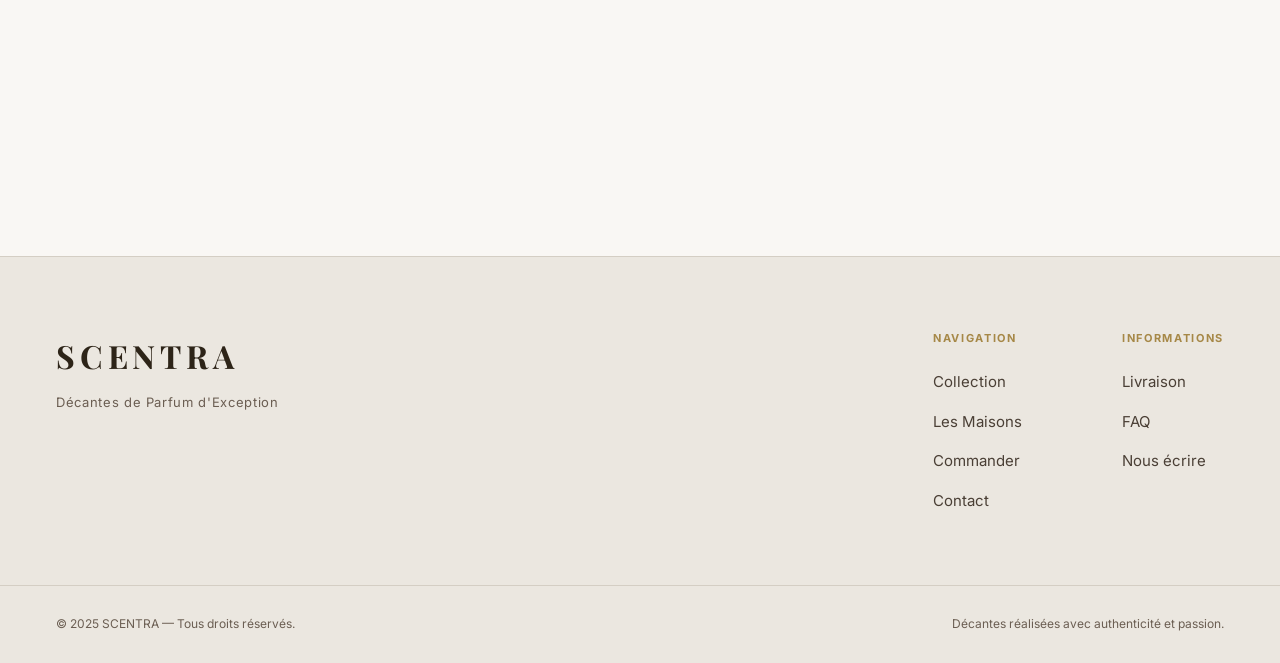
<file: contact.html>
<!DOCTYPE html>
<html lang="fr">
<head>
  <meta charset="UTF-8">
  <meta name="viewport" content="width=device-width, initial-scale=1.0">
  <title>Contact — SCENTRA</title>
  <link rel="stylesheet" href="css/global.css">
  <link rel="stylesheet" href="css/pages.css">
</head>
<body>

  <nav class="nav scrolled" id="nav">
    <div class="nav-inner">
      <a href="index.html" class="nav-logo">
        <span class="logo-main">SCENTRA</span>
        <span class="logo-sub">Décantes d'Exception</span>
      </a>
      <ul class="nav-links">
        <li><a href="index.html">Accueil</a></li>
        <li><a href="collection.html">Collection</a></li>
        <li><a href="maisons.html">Les Maisons</a></li>
        <li><a href="commander.html">Commander</a></li>
        <li><a href="contact.html" class="active">Contact</a></li>
      </ul>
      <button class="nav-burger" id="navBurger"><span></span><span></span><span></span></button>
    </div>
    <div class="nav-mobile" id="navMobile">
      <a href="index.html">Accueil</a>
      <a href="collection.html">Collection</a>
      <a href="maisons.html">Les Maisons</a>
      <a href="commander.html">Commander</a>
      <a href="contact.html">Contact</a>
    </div>
  </nav>

  <section class="page-hero">
    <div class="page-hero-line"></div>
    <h1>Nous <em>Écrire</em></h1>
    <p>Pour toute commande, question ou conseil olfactif — nous vous répondons dans les 24h.</p>
  </section>

  <!-- CONTACT INFO -->
  <div style="max-width:960px; margin: 0 auto; padding: 0 56px 72px; display:grid; grid-template-columns: repeat(3,1fr); gap:24px;">
    <div style="background:white; border:1px solid var(--bordure); border-radius:4px; padding:40px; text-align:center;">
      <p style="font-family:var(--font-display); font-size:28px; color:var(--or-fonce); margin-bottom:12px;">✉</p>
      <p style="font-family:var(--font-body); font-size:11px; font-weight:700; letter-spacing:0.15em; text-transform:uppercase; color:var(--or-fonce); margin-bottom:12px;">Email</p>
      <p style="font-family:var(--font-body); font-size:15px; color:var(--brun);">contact@scentra.fr</p>
    </div>
    <div style="background:white; border:1px solid var(--bordure); border-radius:4px; padding:40px; text-align:center;">
      <p style="font-family:var(--font-display); font-size:28px; color:var(--or-fonce); margin-bottom:12px;">◎</p>
      <p style="font-family:var(--font-body); font-size:11px; font-weight:700; letter-spacing:0.15em; text-transform:uppercase; color:var(--or-fonce); margin-bottom:12px;">Instagram</p>
      <p style="font-family:var(--font-body); font-size:15px; color:var(--brun);">@scentra.decantes</p>
    </div>
    <div style="background:white; border:1px solid var(--bordure); border-radius:4px; padding:40px; text-align:center;">
      <p style="font-family:var(--font-display); font-size:28px; color:var(--or-fonce); margin-bottom:12px;">◷</p>
      <p style="font-family:var(--font-body); font-size:11px; font-weight:700; letter-spacing:0.15em; text-transform:uppercase; color:var(--or-fonce); margin-bottom:12px;">Réponse</p>
      <p style="font-family:var(--font-body); font-size:15px; color:var(--brun);">Sous 24h ouvrées</p>
    </div>
  </div>

  <!-- FORM -->
  <form class="contact-form" id="contactForm" onsubmit="handleSubmit(event)">

    <div style="font-family:var(--font-body); font-size:17px; color:var(--brun); line-height:1.8; padding-bottom:32px; border-bottom:1px solid var(--bordure); margin-bottom:8px;">
      Utilisez ce formulaire pour passer une commande ou poser vos questions. Précisez les fragrances et formats souhaités dans le champ message.
    </div>

    <div class="field-group">
      <label for="prenom">Prénom & Nom</label>
      <input type="text" id="prenom" name="prenom" placeholder="Votre nom complet" required>
    </div>

    <div class="field-group">
      <label for="email">Adresse Email</label>
      <input type="email" id="email" name="email" placeholder="votre@email.com" required>
    </div>

    <div class="field-group">
      <label for="sujet">Sujet</label>
      <select id="sujet" name="sujet" required>
        <option value="">— Choisir un sujet —</option>
        <option value="commande">Passer une commande</option>
        <option value="conseil">Conseil olfactif</option>
        <option value="livraison">Question sur la livraison</option>
        <option value="autre">Autre</option>
      </select>
    </div>

    <div class="field-group">
      <label for="fragrances">Fragrances Souhaitées (optionnel)</label>
      <select id="fragrances" name="fragrances">
        <option value="">— Sélectionner —</option>
        <option>Hibiscus Mahajad</option>
        <option>Xerjoff — Naxos</option>
        <option>Xerjoff — Torino 22</option>
        <option>Xerjoff — Alexandria II Anniversary</option>
        <option>Louis Vuitton — Immensité</option>
        <option>SHL 777 — God of Fire</option>
        <option>Plusieurs fragrances (préciser dans le message)</option>
      </select>
    </div>

    <div class="field-group">
      <label for="message">Message</label>
      <textarea id="message" name="message" placeholder="Précisez vos souhaits : fragrances, formats (2ml / 5ml / 10ml), adresse de livraison, questions..." required></textarea>
    </div>

    <div style="display:flex; align-items:center; gap:12px;">
      <input type="checkbox" id="consent" name="consent" required style="width:18px; height:18px; accent-color:var(--or-fonce); cursor:pointer;">
      <label for="consent" style="font-family:var(--font-body); font-size:14px; color:var(--brun); cursor:pointer; letter-spacing:0.02em; text-transform:none; font-weight:400;">
        J'accepte que mes informations soient utilisées pour traiter ma demande.
      </label>
    </div>

    <div>
      <button type="submit" class="btn-primary" id="submitBtn"><span>Envoyer le Message</span></button>
    </div>

    <!-- Confirmation -->
    <div id="formConfirm" style="display:none; background:white; border:2px solid var(--or); border-radius:4px; padding:32px; text-align:center;">
      <p style="font-family:var(--font-display); font-size:24px; font-weight:700; color:var(--or-fonce); margin-bottom:12px;">Message Envoyé</p>
      <p style="font-family:var(--font-body); font-size:16px; color:var(--brun); line-height:1.7;">Merci pour votre message. Nous vous répondrons dans les 24 heures ouvrées.</p>
    </div>

  </form>

  <footer class="footer">
    <div class="footer-inner">
      <div class="footer-brand">
        <p class="footer-logo">SCENTRA</p>
        <p class="footer-tagline">Décantes de Parfum d'Exception</p>
      </div>
      <div class="footer-links">
        <div class="footer-col">
          <p class="col-title">Navigation</p>
          <a href="collection.html">Collection</a>
          <a href="maisons.html">Les Maisons</a>
          <a href="commander.html">Commander</a>
          <a href="contact.html">Contact</a>
        </div>
        <div class="footer-col">
          <p class="col-title">Informations</p>
          <a href="commander.html#livraison">Livraison</a>
          <a href="commander.html#faq">FAQ</a>
          <a href="contact.html">Nous écrire</a>
        </div>
      </div>
    </div>
    <div class="footer-bottom">
      <p>© 2025 SCENTRA — Tous droits réservés.</p>
      <p>Décantes réalisées avec authenticité et passion.</p>
    </div>
  </footer>

  <script src="js/nav.js"></script>
  <script src="js/animations.js"></script>
  <script>
    function handleSubmit(e) {
      e.preventDefault();
      const form = document.getElementById('contactForm');
      const confirm = document.getElementById('formConfirm');
      const btn = document.getElementById('submitBtn');
      
      btn.querySelector('span').textContent = 'Envoi en cours...';
      btn.style.opacity = '0.6';
      btn.style.pointerEvents = 'none';
      
      setTimeout(() => {
        form.querySelectorAll('.field-group, button[type=submit], div:has(input[type=checkbox])').forEach(el => {
          el.style.opacity = '0';
          el.style.transition = 'opacity 0.4s ease';
        });
        setTimeout(() => {
          confirm.style.display = 'block';
          confirm.style.opacity = '0';
          confirm.style.transition = 'opacity 0.6s ease';
          setTimeout(() => { confirm.style.opacity = '1'; }, 50);
        }, 500);
      }, 1400);
    }
  </script>
</body>
</html>
</file>
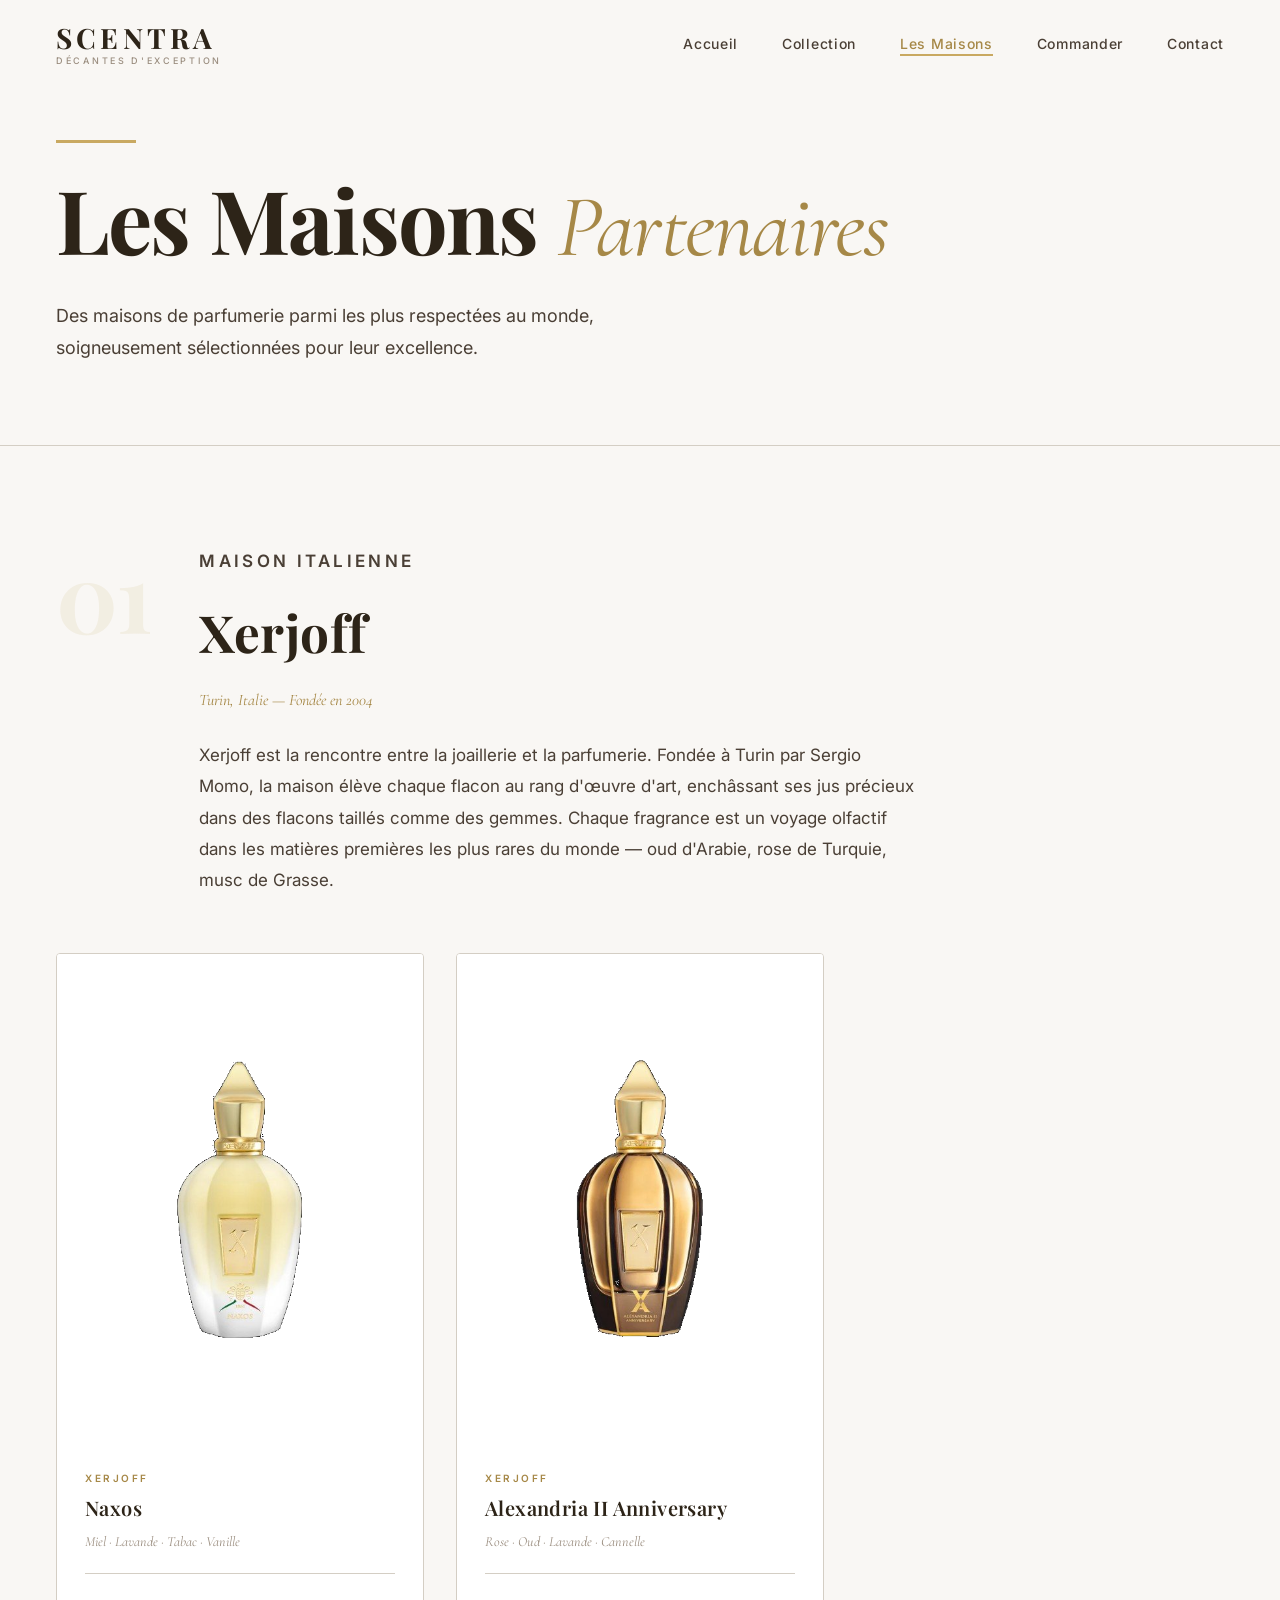
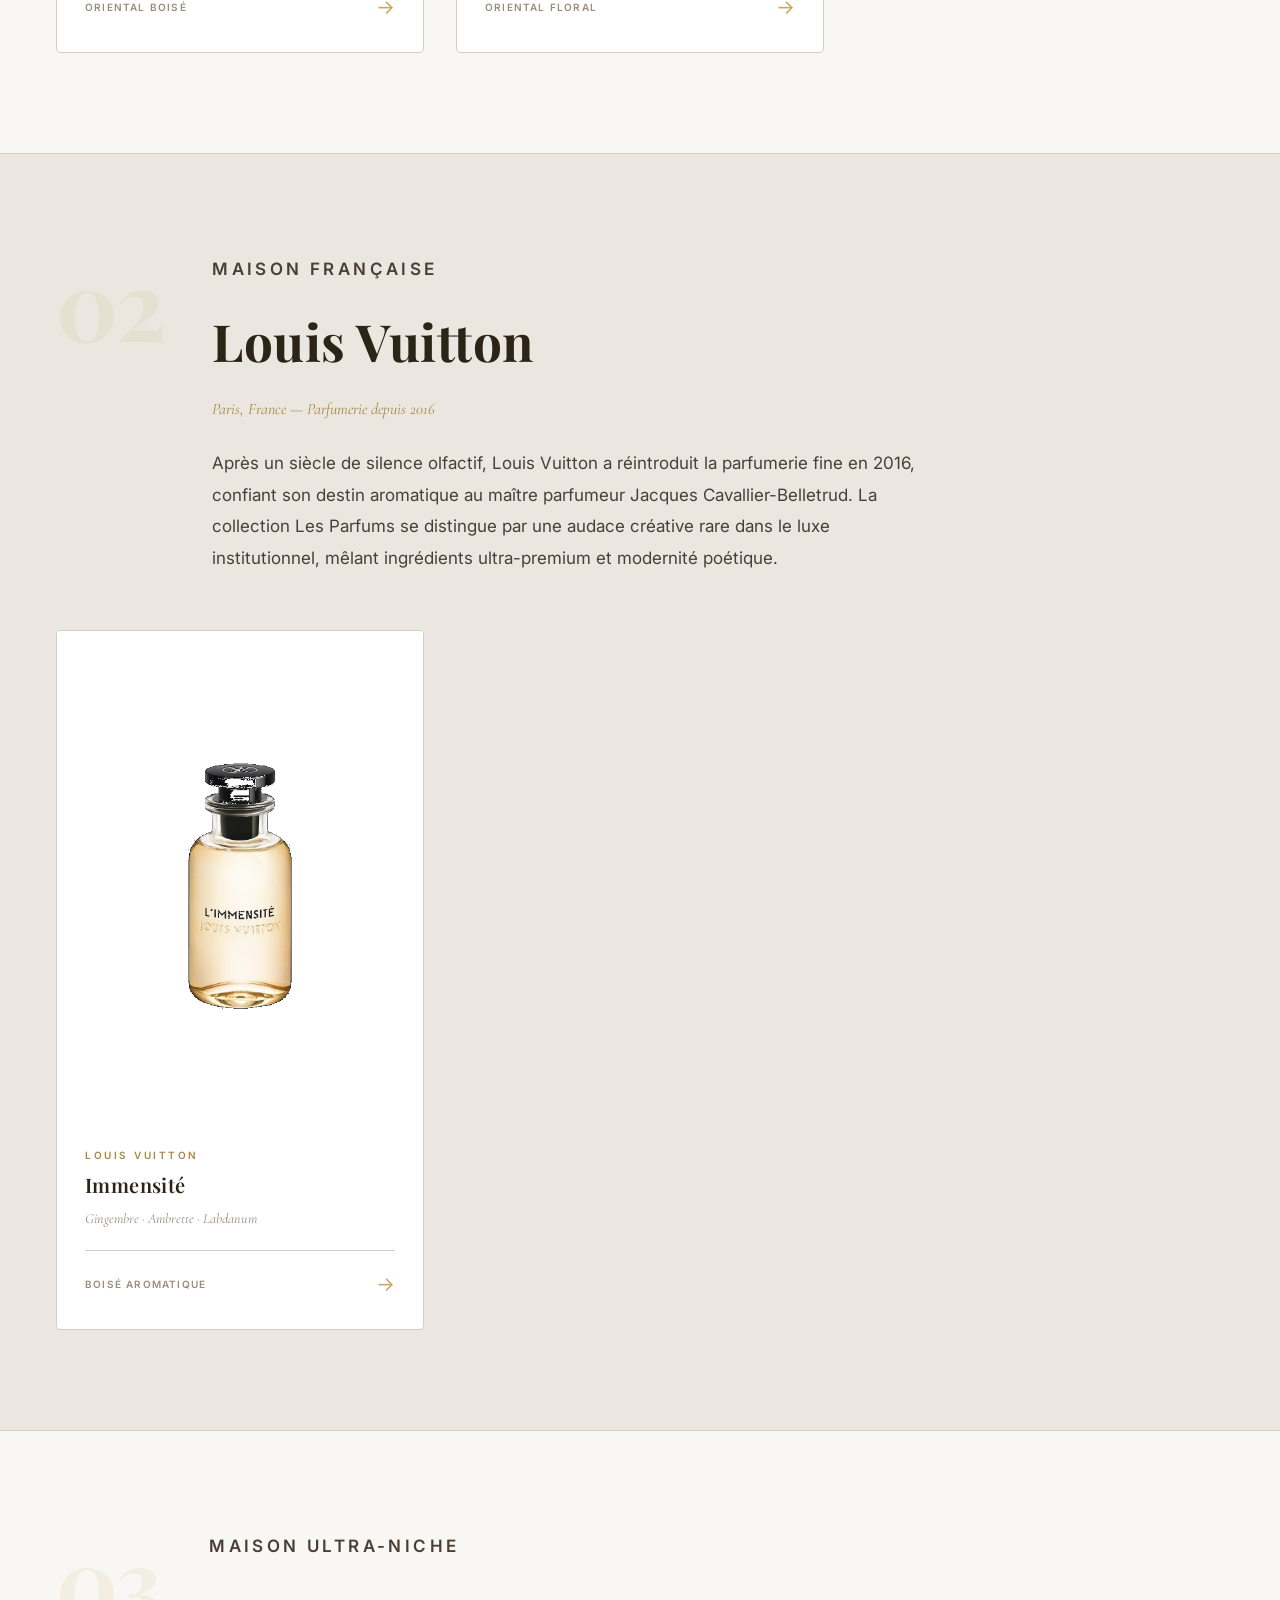
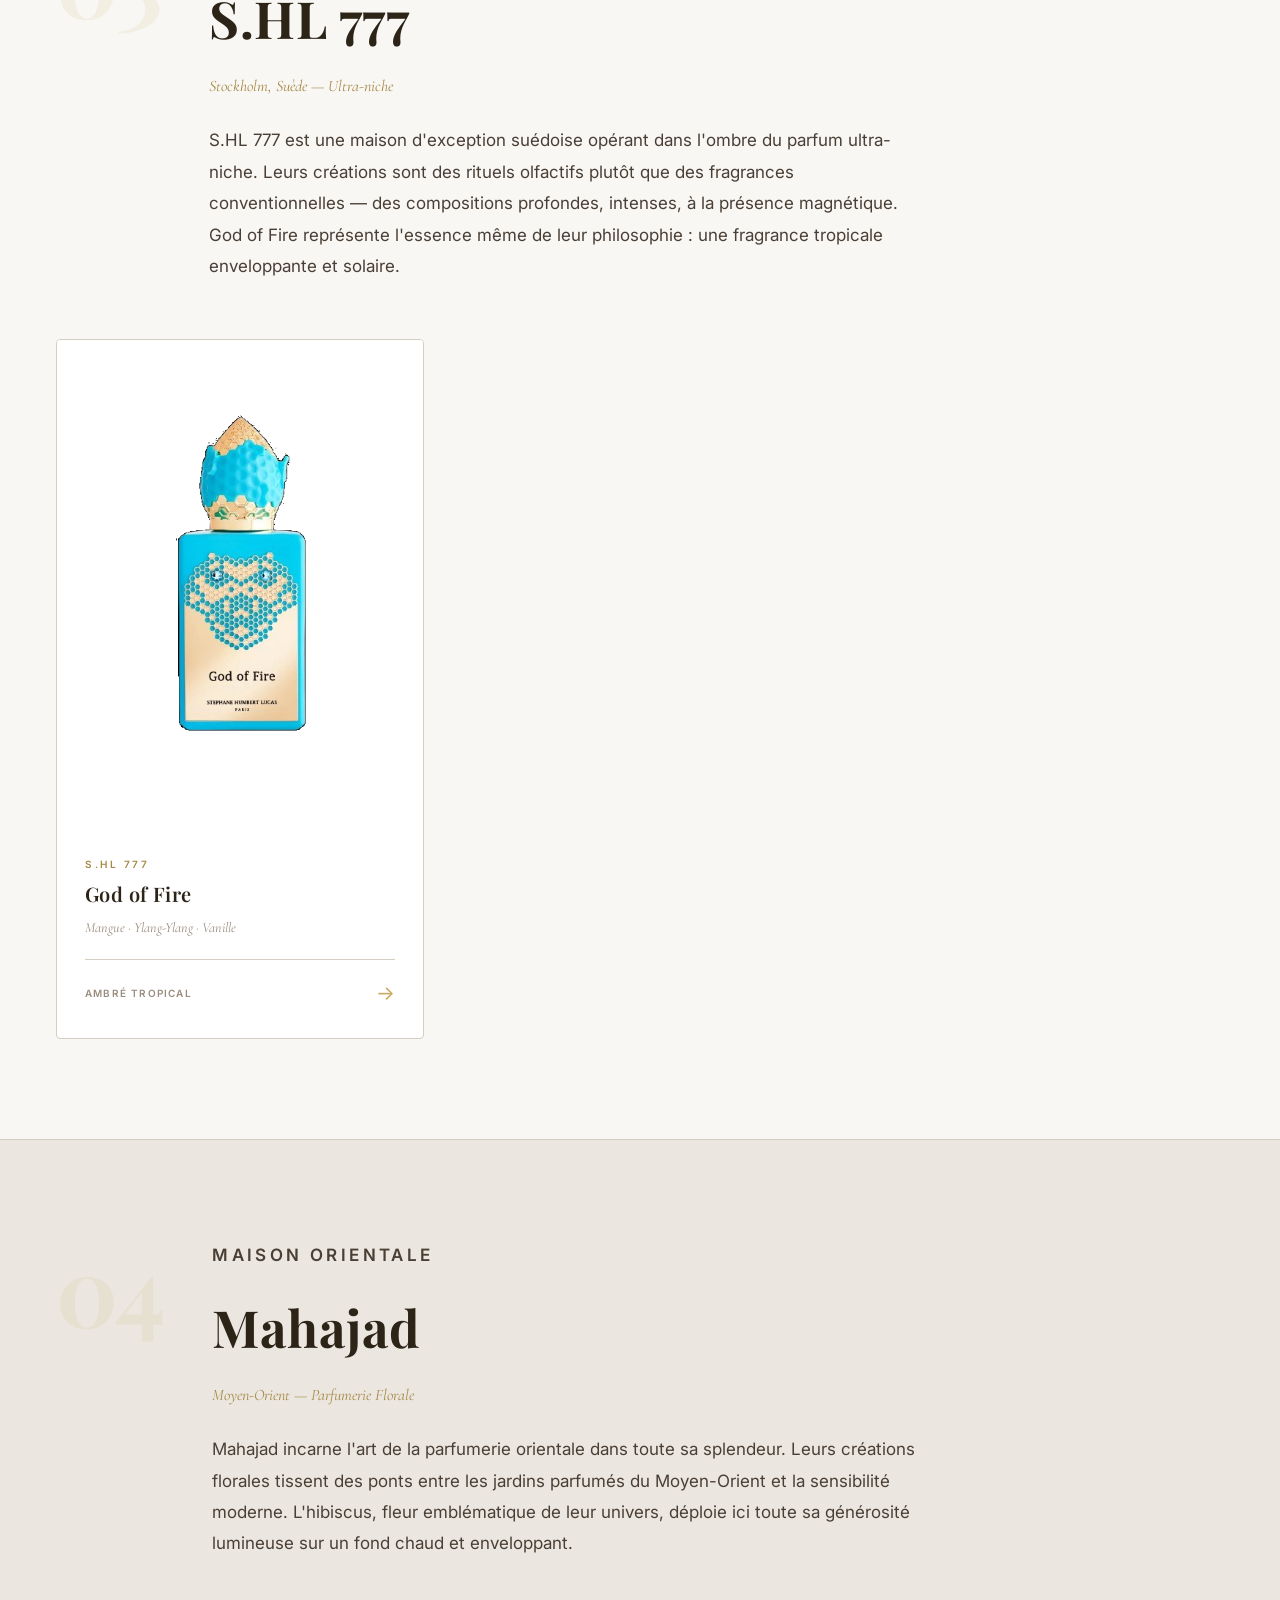
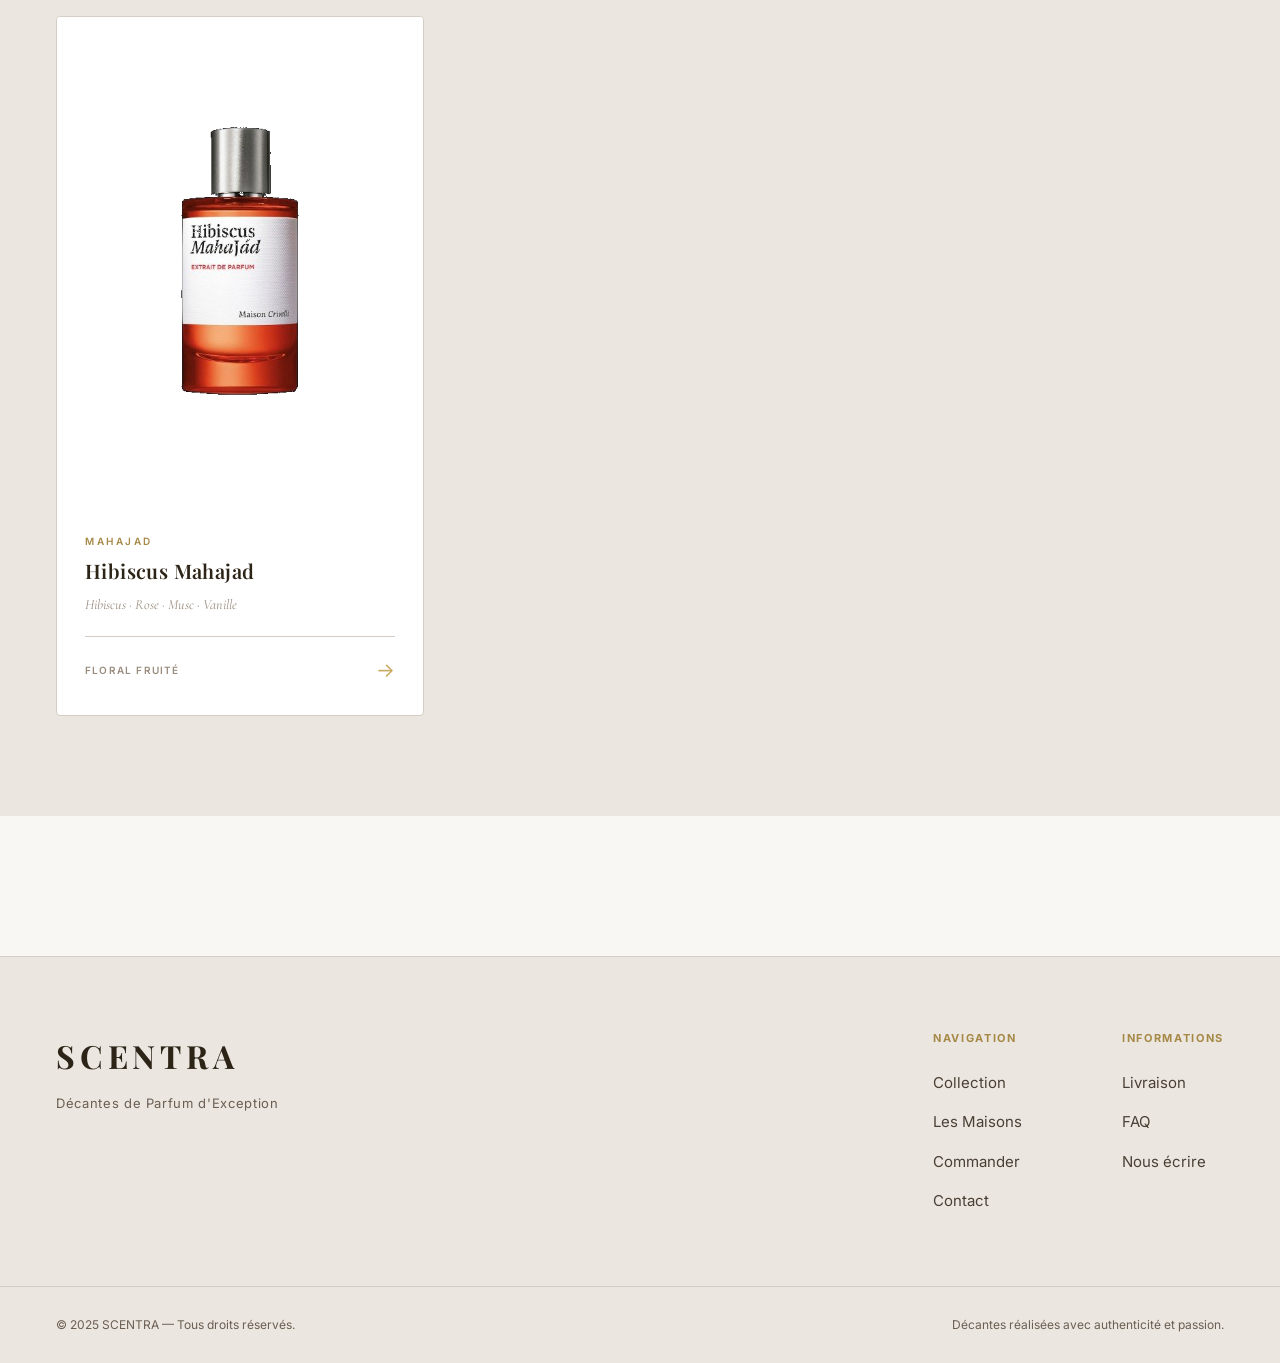
<file: maisons.html>
<!DOCTYPE html>
<html lang="fr">
<head>
  <meta charset="UTF-8">
  <meta name="viewport" content="width=device-width, initial-scale=1.0">
  <title>Les Maisons — SCENTRA</title>
  <link rel="stylesheet" href="css/global.css">
  <link rel="stylesheet" href="css/pages.css">
  <link rel="stylesheet" href="css/home.css">
</head>
<body>

  <nav class="nav scrolled" id="nav">
    <div class="nav-inner">
      <a href="index.html" class="nav-logo">
        <span class="logo-main">SCENTRA</span>
        <span class="logo-sub">Décantes d'Exception</span>
      </a>
      <ul class="nav-links">
        <li><a href="index.html">Accueil</a></li>
        <li><a href="collection.html">Collection</a></li>
        <li><a href="maisons.html" class="active">Les Maisons</a></li>
        <li><a href="commander.html">Commander</a></li>
        <li><a href="contact.html">Contact</a></li>
      </ul>
      <button class="nav-burger" id="navBurger"><span></span><span></span><span></span></button>
    </div>
    <div class="nav-mobile" id="navMobile">
      <a href="index.html">Accueil</a>
      <a href="collection.html">Collection</a>
      <a href="maisons.html">Les Maisons</a>
      <a href="commander.html">Commander</a>
      <a href="contact.html">Contact</a>
    </div>
  </nav>

  <section class="page-hero">
    <div class="page-hero-line"></div>
    <h1>Les Maisons <em>Partenaires</em></h1>
    <p>Des maisons de parfumerie parmi les plus respectées au monde, soigneusement sélectionnées pour leur excellence.</p>
  </section>

  <!-- XERJOFF -->
  <section class="house-section" id="xerjoff">
    <div class="house-section-header">
      <div class="house-number">01</div>
      <div class="house-info">
        <p class="section-eyebrow">Maison Italienne</p>
        <h2>Xerjoff</h2>
        <p class="house-origin">Turin, Italie — Fondée en 2004</p>
        <p>Xerjoff est la rencontre entre la joaillerie et la parfumerie. Fondée à Turin par Sergio Momo, la maison élève chaque flacon au rang d'œuvre d'art, enchâssant ses jus précieux dans des flacons taillés comme des gemmes. Chaque fragrance est un voyage olfactif dans les matières premières les plus rares du monde — oud d'Arabie, rose de Turquie, musc de Grasse.</p>
      </div>
    </div>
    <div class="house-fragrances-list">

      <article class="frag-card" data-house="xerjoff">
        <div class="card-img">
          <img src="images/naxos.png" alt="Xerjoff Naxos" class="card-visual">
        </div>
        <div class="card-body">
          <p class="card-house">Xerjoff</p>
          <h3 class="card-name">Naxos</h3>
          <p class="card-notes">Miel · Lavande · Tabac · Vanille</p>
          <div class="card-footer">
            <span class="card-family">Oriental Boisé</span>
            <a href="collection.html#naxos" class="card-link">→</a>
          </div>
        </div>
      </article>

      <article class="frag-card" data-house="xerjoff">
        <div class="card-img">
          <img src="images/alexandria.png" alt="Xerjoff Alexandria II" class="card-visual">
        </div>
        <div class="card-body">
          <p class="card-house">Xerjoff</p>
          <h3 class="card-name">Alexandria II Anniversary</h3>
          <p class="card-notes">Rose · Oud · Lavande · Cannelle</p>
          <div class="card-footer">
            <span class="card-family">Oriental Floral</span>
            <a href="collection.html#alexandria" class="card-link">→</a>
          </div>
        </div>
      </article>

    </div>
  </section>

  <!-- LOUIS VUITTON -->
  <section class="house-section" id="lv">
    <div class="house-section-header">
      <div class="house-number">02</div>
      <div class="house-info">
        <p class="section-eyebrow">Maison Française</p>
        <h2>Louis Vuitton</h2>
        <p class="house-origin">Paris, France — Parfumerie depuis 2016</p>
        <p>Après un siècle de silence olfactif, Louis Vuitton a réintroduit la parfumerie fine en 2016, confiant son destin aromatique au maître parfumeur Jacques Cavallier-Belletrud. La collection Les Parfums se distingue par une audace créative rare dans le luxe institutionnel, mêlant ingrédients ultra-premium et modernité poétique.</p>
      </div>
    </div>
    <div class="house-fragrances-list">
      <article class="frag-card" data-house="lv">
        <div class="card-img">
          <img src="images/immensite.png" alt="Louis Vuitton Immensité" class="card-visual">
        </div>
        <div class="card-body">
          <p class="card-house">Louis Vuitton</p>
          <h3 class="card-name">Immensité</h3>
          <p class="card-notes">Gingembre · Ambrette · Labdanum</p>
          <div class="card-footer">
            <span class="card-family">Boisé Aromatique</span>
            <a href="collection.html#immensite" class="card-link">→</a>
          </div>
        </div>
      </article>
    </div>
  </section>

  <!-- SHL 777 -->
  <section class="house-section" id="shl">
    <div class="house-section-header">
      <div class="house-number">03</div>
      <div class="house-info">
        <p class="section-eyebrow">Maison Ultra-Niche</p>
        <h2>S.HL 777</h2>
        <p class="house-origin">Stockholm, Suède — Ultra-niche</p>
        <p>S.HL 777 est une maison d'exception suédoise opérant dans l'ombre du parfum ultra-niche. Leurs créations sont des rituels olfactifs plutôt que des fragrances conventionnelles — des compositions profondes, intenses, à la présence magnétique. God of Fire représente l'essence même de leur philosophie : une fragrance tropicale enveloppante et solaire.</p>
      </div>
    </div>
    <div class="house-fragrances-list">
      <article class="frag-card" data-house="shl">
        <div class="card-img">
          <img src="images/god-of-fire.png" alt="SHL God of Fire" class="card-visual">
        </div>
        <div class="card-body">
          <p class="card-house">S.HL 777</p>
          <h3 class="card-name">God of Fire</h3>
          <p class="card-notes">Mangue · Ylang-Ylang · Vanille</p>
          <div class="card-footer">
            <span class="card-family">Ambré Tropical</span>
            <a href="collection.html#godoffire" class="card-link">→</a>
          </div>
        </div>
      </article>
    </div>
  </section>

  <!-- MAHAJAD -->
  <section class="house-section" id="mahajad">
    <div class="house-section-header">
      <div class="house-number">04</div>
      <div class="house-info">
        <p class="section-eyebrow">Maison Orientale</p>
        <h2>Mahajad</h2>
        <p class="house-origin">Moyen-Orient — Parfumerie Florale</p>
        <p>Mahajad incarne l'art de la parfumerie orientale dans toute sa splendeur. Leurs créations florales tissent des ponts entre les jardins parfumés du Moyen-Orient et la sensibilité moderne. L'hibiscus, fleur emblématique de leur univers, déploie ici toute sa générosité lumineuse sur un fond chaud et enveloppant.</p>
      </div>
    </div>
    <div class="house-fragrances-list">
      <article class="frag-card" data-house="mahajad">
        <div class="card-img">
          <img src="images/hibiscus-mahajad.png" alt="Hibiscus Mahajad" class="card-visual">
        </div>
        <div class="card-body">
          <p class="card-house">Mahajad</p>
          <h3 class="card-name">Hibiscus Mahajad</h3>
          <p class="card-notes">Hibiscus · Rose · Musc · Vanille</p>
          <div class="card-footer">
            <span class="card-family">Floral Fruité</span>
            <a href="collection.html#hibiscus" class="card-link">→</a>
          </div>
        </div>
      </article>
    </div>
  </section>

  <footer class="footer">
    <div class="footer-inner">
      <div class="footer-brand">
        <p class="footer-logo">SCENTRA</p>
        <p class="footer-tagline">Décantes de Parfum d'Exception</p>
      </div>
      <div class="footer-links">
        <div class="footer-col">
          <p class="col-title">Navigation</p>
          <a href="collection.html">Collection</a>
          <a href="maisons.html">Les Maisons</a>
          <a href="commander.html">Commander</a>
          <a href="contact.html">Contact</a>
        </div>
        <div class="footer-col">
          <p class="col-title">Informations</p>
          <a href="commander.html#livraison">Livraison</a>
          <a href="commander.html#faq">FAQ</a>
          <a href="contact.html">Nous écrire</a>
        </div>
      </div>
    </div>
    <div class="footer-bottom">
      <p>© 2025 SCENTRA — Tous droits réservés.</p>
      <p>Décantes réalisées avec authenticité et passion.</p>
    </div>
  </footer>

  <script src="js/nav.js"></script>
  <script src="js/animations.js"></script>
</body>
</html>
</file>
<file: css/global.css>
/* ========================================
   SCENTRA — Global CSS
   Thème clair luxueux : crème, ivoire, or doux
   ======================================== */

@import url('https://fonts.googleapis.com/css2?family=Playfair+Display:ital,wght@0,400;0,600;0,700;1,400&family=Inter:wght@300;400;500;600;700&family=Cormorant+Garamond:ital,wght@0,400;0,600;1,300;1,400&display=swap');

:root {
  --ivoire: #f9f7f4;
  --creme: #f4f1ed;
  --creme-2: #ebe7e0;
  --beige: #e0d9cf;
  --taupe: #9a8d7f;
  --taupe-fonce: #6b5e52;
  --brun: #4a3f35;
  --brun-fonce: #2d2418;
  --or: #c9a961;
  --or-clair: #d4b976;
  --or-fonce: #a68847;
  --bordure: #d4cec4;
  --bordure-forte: #b8ad9f;
  --ombre: rgba(74, 63, 53, 0.08);
  --ombre-forte: rgba(74, 63, 53, 0.15);

  --font-display: 'Playfair Display', serif;
  --font-body: 'Inter', sans-serif;
  --font-accent: 'Cormorant Garamond', serif;

  --transition: 0.35s cubic-bezier(0.4, 0, 0.2, 1);
  --transition-slow: 0.7s cubic-bezier(0.4, 0, 0.2, 1);
}

*, *::before, *::after {
  box-sizing: border-box;
  margin: 0;
  padding: 0;
}

html {
  scroll-behavior: smooth;
  font-size: 16px;
}

body {
  background: var(--ivoire);
  color: var(--brun);
  font-family: var(--font-body);
  font-weight: 400;
  line-height: 1.7;
  overflow-x: hidden;
  -webkit-font-smoothing: antialiased;
}

a {
  color: inherit;
  text-decoration: none;
  transition: color var(--transition);
}

img { max-width: 100%; display: block; }

/* ========================
   NAVIGATION
   ======================== */

.nav {
  position: fixed;
  top: 0;
  left: 0;
  right: 0;
  z-index: 100;
  background: transparent;
  transition: all var(--transition);
}

.nav.scrolled {
  background: rgba(249, 247, 244, 0.95);
  backdrop-filter: blur(20px);
  border-bottom: 1px solid var(--bordure);
  box-shadow: 0 4px 24px var(--ombre);
}

.nav-inner {
  max-width: 1400px;
  margin: 0 auto;
  padding: 0 56px;
  height: 88px;
  display: flex;
  align-items: center;
  justify-content: space-between;
}

.nav-logo {
  display: flex;
  flex-direction: column;
  line-height: 1;
}

.logo-main {
  font-family: var(--font-display);
  font-size: 28px;
  letter-spacing: 0.15em;
  color: var(--brun-fonce);
  font-weight: 700;
}

.logo-sub {
  font-family: var(--font-body);
  font-size: 9px;
  letter-spacing: 0.3em;
  text-transform: uppercase;
  color: var(--taupe);
  margin-top: 4px;
  font-weight: 500;
}

.nav-links {
  display: flex;
  list-style: none;
  gap: 44px;
  align-items: center;
}

.nav-links a {
  font-family: var(--font-body);
  font-size: 14px;
  font-weight: 500;
  letter-spacing: 0.05em;
  color: var(--brun);
  transition: color var(--transition);
  position: relative;
  padding-bottom: 4px;
}

.nav-links a::after {
  content: '';
  position: absolute;
  bottom: 0;
  left: 0;
  right: 100%;
  height: 2px;
  background: var(--or);
  transition: right var(--transition);
}

.nav-links a:hover,
.nav-links a.active {
  color: var(--or-fonce);
}

.nav-links a:hover::after,
.nav-links a.active::after {
  right: 0;
}

.nav-burger {
  display: none;
  flex-direction: column;
  gap: 6px;
  background: none;
  border: none;
  cursor: pointer;
  padding: 6px;
}

.nav-burger span {
  display: block;
  width: 26px;
  height: 2px;
  background: var(--brun-fonce);
  transition: var(--transition);
  border-radius: 2px;
}

.nav-mobile {
  display: none;
  flex-direction: column;
  background: var(--creme);
  padding: 24px 56px 32px;
  border-top: 1px solid var(--bordure);
}

.nav-mobile a {
  font-family: var(--font-body);
  font-size: 14px;
  font-weight: 500;
  letter-spacing: 0.05em;
  color: var(--brun);
  padding: 14px 0;
  border-bottom: 1px solid var(--bordure);
  transition: color var(--transition);
}

.nav-mobile a:hover { color: var(--or-fonce); }
.nav-mobile.open { display: flex; }

/* ========================
   BOUTONS
   ======================== */

.btn-primary {
  display: inline-block;
  font-family: var(--font-body);
  font-size: 13px;
  font-weight: 600;
  letter-spacing: 0.05em;
  color: var(--ivoire);
  background: var(--brun-fonce);
  padding: 16px 40px;
  border: 2px solid var(--brun-fonce);
  transition: all var(--transition);
  position: relative;
  overflow: hidden;
}

.btn-primary::before {
  content: '';
  position: absolute;
  inset: 0;
  background: var(--brun);
  transform: translateY(100%);
  transition: transform var(--transition);
}

.btn-primary:hover::before { transform: translateY(0); }
.btn-primary span { position: relative; z-index: 1; }
.btn-primary:hover {
  transform: translateY(-2px);
  box-shadow: 0 8px 24px var(--ombre-forte);
}

.btn-secondary {
  display: inline-block;
  font-family: var(--font-body);
  font-size: 13px;
  font-weight: 600;
  letter-spacing: 0.05em;
  color: var(--brun-fonce);
  background: transparent;
  padding: 15px 39px;
  border: 2px solid var(--bordure-forte);
  transition: all var(--transition);
}

.btn-secondary:hover {
  border-color: var(--or);
  color: var(--or-fonce);
  background: var(--or-pale);
  transform: translateY(-2px);
}

/* ========================
   SECTION HEADERS
   ======================== */

.section-eyebrow {
  font-family: var(--font-body);
  font-size: 11px;
  font-weight: 600;
  letter-spacing: 0.2em;
  text-transform: uppercase;
  color: var(--or-fonce);
  margin-bottom: 12px;
}

.section-title {
  font-family: var(--font-display);
  font-size: clamp(36px, 5vw, 64px);
  font-weight: 700;
  letter-spacing: -0.01em;
  color: var(--brun-fonce);
  line-height: 1.15;
}

.section-title em {
  font-family: var(--font-accent);
  font-style: italic;
  font-weight: 400;
  color: var(--or-fonce);
}

.section-header {
  text-align: center;
  margin-bottom: 64px;
}

/* ========================
   PAGE HERO
   ======================== */

.page-hero {
  padding: 140px 56px 80px;
  max-width: 1400px;
  margin: 0 auto;
  position: relative;
}

.page-hero-line {
  width: 80px;
  height: 3px;
  background: var(--or);
  margin-bottom: 28px;
}

.page-hero h1 {
  font-family: var(--font-display);
  font-size: clamp(44px, 7vw, 88px);
  font-weight: 700;
  letter-spacing: -0.02em;
  line-height: 1.1;
  color: var(--brun-fonce);
}

.page-hero h1 em {
  font-family: var(--font-accent);
  font-style: italic;
  color: var(--or-fonce);
  font-weight: 400;
}

.page-hero p {
  max-width: 580px;
  font-size: 18px;
  color: var(--brun);
  margin-top: 24px;
  line-height: 1.8;
}

/* ========================
   FOOTER
   ======================== */

.footer {
  background: var(--creme-2);
  border-top: 1px solid var(--bordure);
  margin-top: 140px;
}

.footer-inner {
  max-width: 1400px;
  margin: 0 auto;
  padding: 72px 56px;
  display: flex;
  justify-content: space-between;
  align-items: flex-start;
  gap: 56px;
}

.footer-logo {
  font-family: var(--font-display);
  font-size: 32px;
  font-weight: 700;
  letter-spacing: 0.15em;
  color: var(--brun-fonce);
  margin-bottom: 8px;
}

.footer-tagline {
  font-family: var(--font-body);
  font-size: 13px;
  color: var(--taupe-fonce);
  letter-spacing: 0.05em;
}

.footer-links {
  display: flex;
  gap: 100px;
}

.footer-col {
  display: flex;
  flex-direction: column;
  gap: 14px;
}

.col-title {
  font-family: var(--font-body);
  font-size: 11px;
  font-weight: 700;
  letter-spacing: 0.15em;
  text-transform: uppercase;
  color: var(--or-fonce);
  margin-bottom: 8px;
}

.footer-col a {
  font-family: var(--font-body);
  font-size: 15px;
  color: var(--brun);
  transition: color var(--transition);
}

.footer-col a:hover { color: var(--or-fonce); }

.footer-bottom {
  max-width: 1400px;
  margin: 0 auto;
  padding: 28px 56px;
  border-top: 1px solid var(--bordure);
  display: flex;
  justify-content: space-between;
  align-items: center;
}

.footer-bottom p {
  font-family: var(--font-body);
  font-size: 12px;
  color: var(--taupe-fonce);
}

/* ========================
   ANIMATIONS
   ======================== */

.fade-up {
  opacity: 0;
  transform: translateY(32px);
  transition: opacity 0.8s ease, transform 0.8s ease;
}

.fade-up.visible {
  opacity: 1;
  transform: translateY(0);
}

/* ========================
   SCROLLBAR
   ======================== */

::-webkit-scrollbar { width: 6px; }
::-webkit-scrollbar-track { background: var(--creme); }
::-webkit-scrollbar-thumb { background: var(--taupe); border-radius: 3px; }
::-webkit-scrollbar-thumb:hover { background: var(--or-fonce); }

/* ========================
   RESPONSIVE
   ======================== */

@media (max-width: 900px) {
  .nav-inner { padding: 0 28px; }
  .nav-links { display: none; }
  .nav-burger { display: flex; }
  .footer-inner { flex-direction: column; }
  .footer-links { gap: 48px; }
  .footer-bottom { flex-direction: column; gap: 12px; text-align: center; }
  .page-hero { padding: 120px 28px 60px; }
}

@media (max-width: 600px) {
  .footer-links { flex-direction: column; }
}
</file>
<file: css/home.css>
/* ========================================
   SCENTRA — Home Page CSS
   ======================================== */

/* ========================
   HERO
   ======================== */

.hero {
  position: relative;
  min-height: 85vh;
  display: flex;
  align-items: center;
  justify-content: center;
  overflow: hidden;
  background: linear-gradient(135deg, #f9f7f4 0%, #f4f1ed 50%, #ebe7e0 100%);
}

.hero-bg {
  position: absolute;
  inset: 0;
  opacity: 0.4;
}

.hero-pattern {
  position: absolute;
  inset: 0;
  background-image: 
    radial-gradient(circle at 25% 25%, rgba(201, 169, 97, 0.08) 0%, transparent 50%),
    radial-gradient(circle at 75% 75%, rgba(166, 136, 71, 0.06) 0%, transparent 50%);
  animation: float 20s ease-in-out infinite;
}

@keyframes float {
  0%, 100% { transform: translate(0, 0) scale(1); }
  33% { transform: translate(-20px, -15px) scale(1.02); }
  66% { transform: translate(15px, 20px) scale(0.98); }
}

.hero-content {
  position: relative;
  z-index: 2;
  text-align: center;
  max-width: 920px;
  padding: 0 40px;
  padding-top: 88px;
}

.hero-eyebrow {
  font-family: var(--font-body);
  font-size: 12px;
  font-weight: 600;
  letter-spacing: 0.3em;
  text-transform: uppercase;
  color: var(--or-fonce);
  margin-bottom: 24px;
  animation: fadeDown 1s ease 0.2s both;
}

.hero-title {
  font-family: var(--font-display);
  font-weight: 700;
  font-size: clamp(56px, 9vw, 120px);
  line-height: 1.05;
  letter-spacing: -0.02em;
  color: var(--brun-fonce);
  margin-bottom: 28px;
}

.hero-title .line-1 {
  display: block;
  animation: fadeUp 1s ease 0.4s both;
}

.hero-title .line-2 {
  display: block;
  font-family: var(--font-accent);
  font-style: italic;
  font-weight: 400;
  color: var(--or-fonce);
  font-size: clamp(60px, 10vw, 132px);
  line-height: 1.0;
  animation: fadeUp 1s ease 0.6s both;
  margin: -8px 0;
}

.hero-title .line-3 {
  display: block;
  font-size: clamp(50px, 8vw, 108px);
  animation: fadeUp 1s ease 0.8s both;
}

.hero-desc {
  font-family: var(--font-body);
  font-size: 18px;
  color: var(--taupe-fonce);
  max-width: 600px;
  margin: 0 auto 40px;
  line-height: 1.8;
  animation: fadeUp 1s ease 1s both;
}

.hero-cta {
  display: flex;
  gap: 20px;
  justify-content: center;
  flex-wrap: wrap;
  animation: fadeUp 1s ease 1.2s both;
}

.hero-scroll {
  position: absolute;
  bottom: 48px;
  left: 50%;
  transform: translateX(-50%);
  display: flex;
  flex-direction: column;
  align-items: center;
  gap: 12px;
  z-index: 2;
  animation: fadeUp 1s ease 1.6s both;
  cursor: pointer;
}

.hero-scroll span {
  font-family: var(--font-body);
  font-size: 10px;
  letter-spacing: 0.3em;
  text-transform: uppercase;
  color: var(--taupe);
  font-weight: 500;
}

.scroll-line {
  width: 2px;
  height: 56px;
  background: linear-gradient(to bottom, var(--or), transparent);
  animation: scrollDrop 2.5s ease-in-out infinite;
}

@keyframes scrollDrop {
  0% { transform: scaleY(0); transform-origin: top; opacity: 1; }
  50% { transform: scaleY(1); transform-origin: top; opacity: 1; }
  51% { transform: scaleY(1); transform-origin: bottom; opacity: 1; }
  100% { transform: scaleY(0); transform-origin: bottom; opacity: 0.5; }
}

@keyframes fadeUp {
  from { opacity: 0; transform: translateY(32px); }
  to { opacity: 1; transform: translateY(0); }
}

@keyframes fadeDown {
  from { opacity: 0; transform: translateY(-20px); }
  to { opacity: 1; transform: translateY(0); }
}

/* ========================
   STRIP
   ======================== */

.strip {
  border-top: 1px solid var(--bordure);
  border-bottom: 1px solid var(--bordure);
  background: var(--creme);
}

.strip-inner {
  max-width: 1400px;
  margin: 0 auto;
  padding: 0 56px;
  display: flex;
  align-items: stretch;
  min-height: 100px;
}

.strip-item {
  flex: 1;
  display: flex;
  flex-direction: column;
  justify-content: center;
  align-items: center;
  padding: 28px 20px;
  gap: 8px;
  text-align: center;
  transition: background var(--transition);
}

.strip-item:hover {
  background: rgba(201, 169, 97, 0.04);
}

.strip-num {
  font-family: var(--font-display);
  font-size: 32px;
  color: var(--or-fonce);
  letter-spacing: 0.02em;
  font-weight: 700;
}

.strip-label {
  font-family: var(--font-body);
  font-size: 11px;
  letter-spacing: 0.15em;
  text-transform: uppercase;
  color: var(--taupe-fonce);
  font-weight: 600;
}

.strip-divider {
  width: 1px;
  background: var(--bordure);
  margin: 24px 0;
}

/* ========================
   TOP 3 PODIUM
   ======================== */

.podium-section {
  max-width: 1400px;
  margin: 0 auto;
  padding: 120px 56px;
  position: relative;
}

.podium-header {
  text-align: center;
  margin-bottom: 72px;
}

.podium-container {
  display: grid;
  grid-template-columns: repeat(3, 1fr);
  gap: 32px;
  align-items: end;
  max-width: 1100px;
  margin: 0 auto;
}

.podium-item {
  background: white;
  border: 1px solid var(--bordure);
  border-radius: 4px;
  overflow: hidden;
  transition: all var(--transition);
  position: relative;
  cursor: pointer;
}

.podium-item:hover {
  transform: translateY(-8px);
  box-shadow: 0 16px 40px var(--ombre-forte);
}

.podium-item.rank-1 {
  grid-column: 2;
  grid-row: 1;
}

.podium-item.rank-2 {
  grid-column: 1;
  grid-row: 1;
  margin-top: 40px;
}

.podium-item.rank-3 {
  grid-column: 3;
  grid-row: 1;
  margin-top: 60px;
}

.podium-rank {
  position: absolute;
  top: 20px;
  left: 20px;
  width: 44px;
  height: 44px;
  border-radius: 50%;
  background: var(--or);
  color: white;
  display: flex;
  align-items: center;
  justify-content: center;
  font-family: var(--font-display);
  font-size: 20px;
  font-weight: 700;
  z-index: 2;
  box-shadow: 0 4px 12px rgba(201, 169, 97, 0.4);
}

.podium-img {
  aspect-ratio: 3/4;
  background: white;
  position: relative;
  overflow: hidden;
  display: flex;
  align-items: center;
  justify-content: center;
}

.podium-visual {
  width: 100%;
  height: 100%;
  transition: transform 0.6s ease;
}

.podium-item:hover .podium-visual {
  transform: scale(1.05);
}

.podium-content {
  padding: 28px;
  text-align: center;
}

.podium-house {
  font-family: var(--font-body);
  font-size: 10px;
  letter-spacing: 0.25em;
  text-transform: uppercase;
  color: var(--or-fonce);
  font-weight: 600;
  margin-bottom: 8px;
}

.podium-name {
  font-family: var(--font-display);
  font-size: 22px;
  font-weight: 700;
  letter-spacing: 0.02em;
  color: var(--brun-fonce);
  line-height: 1.3;
  margin-bottom: 12px;
}

.podium-notes {
  font-family: var(--font-accent);
  font-style: italic;
  font-size: 14px;
  color: var(--taupe-fonce);
  margin-bottom: 20px;
}

.podium-cta {
  font-family: var(--font-body);
  font-size: 12px;
  font-weight: 600;
  letter-spacing: 0.1em;
  text-transform: uppercase;
  color: var(--or-fonce);
  display: inline-flex;
  align-items: center;
  gap: 8px;
  transition: gap var(--transition);
}

.podium-item:hover .podium-cta {
  gap: 12px;
}

/* ========================
   COLLECTION PREVIEW
   ======================== */

.collection-preview {
  max-width: 1400px;
  margin: 0 auto;
  padding: 120px 56px;
  background: var(--creme-2);
}

.fragrance-grid {
  display: grid;
  grid-template-columns: repeat(3, 1fr);
  gap: 32px;
}

.frag-card {
  background: white;
  border: 1px solid var(--bordure);
  border-radius: 4px;
  overflow: hidden;
  display: flex;
  flex-direction: column;
  transition: all var(--transition);
  cursor: pointer;
}

.frag-card:hover {
  transform: translateY(-6px);
  box-shadow: 0 12px 32px var(--ombre-forte);
  border-color: var(--or);
}

.card-img {
  position: relative;
  aspect-ratio: 3/4;
  overflow: hidden;
  background: white;
  display: flex;
  align-items: center;
  justify-content: center;
}

.card-visual {
  width: 100%;
  height: 100%;
  object-fit: contain;
  padding: 20px;
  transition: transform 0.6s ease;
}

.frag-card:hover .card-visual {
  transform: scale(1.08);
}

.card-body {
  padding: 28px;
  flex: 1;
  display: flex;
  flex-direction: column;
}

.card-house {
  font-family: var(--font-body);
  font-size: 10px;
  letter-spacing: 0.25em;
  text-transform: uppercase;
  color: var(--or-fonce);
  font-weight: 600;
  margin-bottom: 8px;
}

.card-name {
  font-family: var(--font-display);
  font-size: 20px;
  font-weight: 600;
  letter-spacing: 0.02em;
  color: var(--brun-fonce);
  line-height: 1.3;
  margin-bottom: 10px;
}

.card-notes {
  font-family: var(--font-accent);
  font-style: italic;
  font-size: 14px;
  color: var(--taupe);
  line-height: 1.6;
  margin-bottom: 20px;
}

.card-footer {
  display: flex;
  justify-content: space-between;
  align-items: center;
  margin-top: auto;
  padding-top: 16px;
  border-top: 1px solid var(--bordure);
}

.card-family {
  font-family: var(--font-body);
  font-size: 10px;
  letter-spacing: 0.12em;
  text-transform: uppercase;
  color: var(--taupe);
  font-weight: 600;
}

.card-link {
  font-family: var(--font-body);
  font-size: 20px;
  color: var(--or);
  transition: transform var(--transition), color var(--transition);
}

.frag-card:hover .card-link {
  transform: translateX(4px);
  color: var(--or-fonce);
}

.featured-more {
  text-align: center;
  margin-top: 64px;
}

/* ========================
   PHILOSOPHY
   ======================== */

.philosophy {
  background: white;
  border-top: 1px solid var(--bordure);
  border-bottom: 1px solid var(--bordure);
}

.phil-grid {
  max-width: 1400px;
  margin: 0 auto;
  padding: 120px 56px;
  display: grid;
  grid-template-columns: 1fr 1fr;
  gap: 100px;
  align-items: center;
}

.phil-visual {
  position: relative;
  height: 480px;
  display: flex;
  align-items: center;
  justify-content: center;
}

.phil-circle {
  position: absolute;
  width: 400px;
  height: 400px;
  border-radius: 50%;
  border: 2px solid var(--bordure);
  background: linear-gradient(135deg, rgba(201,169,97,0.04), transparent);
  animation: pulse 4s ease-in-out infinite;
}

.phil-circle::before {
  content: '';
  position: absolute;
  inset: 40px;
  border-radius: 50%;
  border: 1px solid var(--bordure);
}

.phil-circle::after {
  content: '';
  position: absolute;
  inset: 90px;
  border-radius: 50%;
  border: 1px solid rgba(201,169,97,0.2);
}

@keyframes pulse {
  0%, 100% { transform: scale(1); opacity: 1; }
  50% { transform: scale(1.04); opacity: 0.9; }
}

.phil-quote {
  position: relative;
  z-index: 2;
  text-align: center;
  max-width: 320px;
  margin: 0 auto;
}

.phil-quote p {
  font-family: var(--font-accent);
  font-size: 22px;
  color: var(--brun-fonce);
  font-style: italic;
  line-height: 1.6;
  margin-bottom: 16px;
}

.phil-quote cite {
  font-family: var(--font-body);
  font-size: 12px;
  font-style: normal;
  letter-spacing: 0.15em;
  text-transform: uppercase;
  color: var(--or-fonce);
  font-weight: 600;
}

.phil-text h2 {
  font-family: var(--font-display);
  font-size: clamp(36px, 4.5vw, 56px);
  font-weight: 700;
  color: var(--brun-fonce);
  line-height: 1.2;
  margin: 16px 0 32px;
}

.phil-text h2 em {
  font-family: var(--font-accent);
  font-style: italic;
  color: var(--or-fonce);
  font-weight: 400;
}

.phil-text p {
  font-family: var(--font-body);
  font-size: 17px;
  color: var(--brun);
  line-height: 1.85;
  margin-bottom: 24px;
}

.phil-text .btn-secondary {
  margin-top: 16px;
}

/* ========================
   RESPONSIVE HOME
   ======================== */

@media (max-width: 1100px) {
  .podium-container {
    grid-template-columns: 1fr;
    max-width: 400px;
  }
  .podium-item.rank-1,
  .podium-item.rank-2,
  .podium-item.rank-3 {
    grid-column: 1;
    grid-row: auto;
    margin-top: 0;
  }
  .fragrance-grid { grid-template-columns: repeat(2, 1fr); }
  .phil-grid { grid-template-columns: 1fr; gap: 60px; }
  .phil-visual { height: 360px; }
  .phil-circle { width: 320px; height: 320px; }
}

@media (max-width: 700px) {
  .podium-section { padding: 80px 28px; }
  .collection-preview { padding: 80px 28px; }
  .fragrance-grid { grid-template-columns: 1fr; }
  .strip-inner { flex-wrap: wrap; }
  .strip-divider { display: none; }
  .strip-item { flex: 1 1 50%; }
  .phil-grid { padding: 80px 28px; gap: 48px; }
  .hero-cta { flex-direction: column; align-items: center; }
}
</file>
<file: css/pages.css>
/* ========================================
   SCENTRA — Pages CSS
   Collection, Maisons, Commander, Contact
   ======================================== */

/* ========================
   COLLECTION PAGE
   ======================== */

.collection-filters {
  max-width: 1400px;
  margin: 0 auto;
  padding: 0 56px 48px;
  display: flex;
  gap: 12px;
  align-items: center;
  flex-wrap: wrap;
}

.filter-label {
  font-family: var(--font-body);
  font-size: 11px;
  font-weight: 600;
  letter-spacing: 0.15em;
  text-transform: uppercase;
  color: var(--taupe-fonce);
  margin-right: 12px;
}

.filter-btn {
  font-family: var(--font-body);
  font-size: 11px;
  font-weight: 600;
  letter-spacing: 0.1em;
  text-transform: uppercase;
  color: var(--brun);
  background: white;
  border: 1px solid var(--bordure);
  padding: 10px 24px;
  cursor: pointer;
  transition: all var(--transition);
  border-radius: 2px;
}

.filter-btn:hover,
.filter-btn.active {
  border-color: var(--or);
  color: var(--or-fonce);
  background: var(--or-pale);
}

.collection-grid {
  max-width: 1400px;
  margin: 0 auto;
  padding: 0 56px 120px;
  display: grid;
  grid-template-columns: repeat(3, 1fr);
  gap: 32px;
}

/* Product card */
.product-card {
  background: white;
  border: 1px solid var(--bordure);
  border-radius: 4px;
  overflow: hidden;
  display: flex;
  flex-direction: column;
  transition: all var(--transition);
  cursor: pointer;
}

.product-card:hover {
  transform: translateY(-6px);
  box-shadow: 0 12px 32px var(--ombre-forte);
  border-color: var(--or);
}

.product-img {
  position: relative;
  aspect-ratio: 3/4;
  overflow: hidden;
  background: white;
  display: flex;
  align-items: center;
  justify-content: center;
}

.product-visual {
  width: 100%;
  height: 100%;
  object-fit: contain;
  padding: 20px;
  transition: transform 0.6s ease;
}

.product-card:hover .product-visual {
  transform: scale(1.06);
}

.product-badge {
  position: absolute;
  top: 20px;
  left: 20px;
  font-family: var(--font-body);
  font-size: 9px;
  font-weight: 700;
  letter-spacing: 0.2em;
  text-transform: uppercase;
  color: white;
  background: var(--or-fonce);
  padding: 6px 14px;
  z-index: 2;
  border-radius: 2px;
}

.product-details {
  padding: 32px;
  flex: 1;
  display: flex;
  flex-direction: column;
}

.product-house {
  font-family: var(--font-body);
  font-size: 10px;
  font-weight: 600;
  letter-spacing: 0.25em;
  text-transform: uppercase;
  color: var(--or-fonce);
  margin-bottom: 8px;
}

.product-name {
  font-family: var(--font-display);
  font-size: 24px;
  font-weight: 700;
  letter-spacing: 0.01em;
  color: var(--brun-fonce);
  line-height: 1.25;
  margin-bottom: 14px;
}

.product-desc {
  font-family: var(--font-body);
  font-size: 15px;
  color: var(--brun);
  line-height: 1.7;
  margin-bottom: 24px;
}

.product-pyramid {
  margin: 24px 0;
  display: flex;
  flex-direction: column;
  gap: 12px;
  padding: 20px;
  background: var(--creme);
  border-radius: 3px;
}

.pyramid-row {
  display: flex;
  align-items: baseline;
  gap: 14px;
}

.pyramid-label {
  font-family: var(--font-body);
  font-size: 9px;
  font-weight: 700;
  letter-spacing: 0.2em;
  text-transform: uppercase;
  color: var(--or-fonce);
  min-width: 70px;
}

.pyramid-notes {
  font-family: var(--font-accent);
  font-size: 14px;
  color: var(--taupe-fonce);
  font-style: italic;
  line-height: 1.6;
}

.product-formats {
  margin-top: auto;
  padding-top: 24px;
  border-top: 1px solid var(--bordure);
  display: flex;
  gap: 10px;
  flex-wrap: wrap;
}

.format-tag {
  font-family: var(--font-body);
  font-size: 11px;
  font-weight: 600;
  letter-spacing: 0.1em;
  text-transform: uppercase;
  color: var(--brun);
  border: 1px solid var(--bordure);
  background: white;
  padding: 8px 16px;
  transition: all var(--transition);
  cursor: pointer;
  border-radius: 2px;
}

.format-tag:hover {
  border-color: var(--or);
  color: var(--or-fonce);
  background: var(--or-pale);
}

.product-cta {
  margin-top: 20px;
}

/* ========================
   MAISONS PAGE
   ======================== */

.house-section {
  padding: 100px 0;
  border-top: 1px solid var(--bordure);
  max-width: 1400px;
  margin: 0 auto;
  padding: 100px 56px;
}

.house-section:nth-child(even) {
  background: var(--creme-2);
}

.house-section-header {
  display: grid;
  grid-template-columns: auto 1fr;
  gap: 48px;
  align-items: start;
  margin-bottom: 56px;
}

.house-number {
  font-family: var(--font-display);
  font-size: 96px;
  color: rgba(201, 169, 97, 0.12);
  line-height: 1;
  letter-spacing: -0.02em;
  font-weight: 700;
}

.house-info h2 {
  font-family: var(--font-display);
  font-size: clamp(32px, 4vw, 56px);
  font-weight: 700;
  letter-spacing: 0.01em;
  color: var(--brun-fonce);
  margin-bottom: 10px;
}

.house-info .house-origin {
  font-family: var(--font-accent);
  font-style: italic;
  font-size: 16px;
  color: var(--or-fonce);
  margin-bottom: 24px;
}

.house-info p {
  font-family: var(--font-body);
  font-size: 17px;
  color: var(--brun);
  line-height: 1.85;
  max-width: 720px;
}

.house-fragrances-list {
  display: grid;
  grid-template-columns: repeat(3, 1fr);
  gap: 32px;
}

/* ========================
   COMMANDER PAGE
   ======================== */

.order-page {
  max-width: 960px;
  margin: 0 auto;
  padding: 0 56px 120px;
}

.order-intro {
  font-family: var(--font-body);
  font-size: 18px;
  color: var(--brun);
  line-height: 1.8;
  margin-bottom: 72px;
  padding-bottom: 48px;
  border-bottom: 1px solid var(--bordure);
}

.order-steps {
  display: flex;
  flex-direction: column;
  gap: 0;
}

.step {
  display: grid;
  grid-template-columns: 100px 1fr;
  gap: 40px;
  padding: 56px 0;
  border-bottom: 1px solid var(--bordure);
  align-items: start;
}

.step-num {
  font-family: var(--font-display);
  font-size: 72px;
  color: rgba(201,169,97,0.2);
  line-height: 1;
  text-align: right;
  font-weight: 700;
}

.step-content h3 {
  font-family: var(--font-display);
  font-size: 28px;
  font-weight: 700;
  letter-spacing: 0.01em;
  color: var(--brun-fonce);
  margin-bottom: 20px;
}

.step-content p {
  font-family: var(--font-body);
  font-size: 17px;
  color: var(--brun);
  line-height: 1.8;
  margin-bottom: 16px;
}

.step-content strong {
  color: var(--or-fonce);
  font-weight: 600;
}

.format-table {
  width: 100%;
  border-collapse: collapse;
  margin-top: 32px;
  background: white;
  border: 1px solid var(--bordure);
  border-radius: 4px;
  overflow: hidden;
}

.format-table th {
  font-family: var(--font-body);
  font-size: 11px;
  font-weight: 700;
  letter-spacing: 0.15em;
  text-transform: uppercase;
  color: var(--or-fonce);
  padding: 16px 20px;
  text-align: left;
  border-bottom: 2px solid var(--bordure);
  background: var(--creme);
}

.format-table td {
  font-family: var(--font-body);
  font-size: 16px;
  color: var(--brun);
  padding: 18px 20px;
  border-bottom: 1px solid var(--bordure);
}

.format-table tr:last-child td {
  border-bottom: none;
}

.format-table tr:hover td {
  background: var(--creme);
}

.price-highlight {
  color: var(--or-fonce);
  font-weight: 700;
}

/* Contact Form */
.contact-form {
  max-width: 720px;
  margin: 0 auto;
  padding: 0 56px 120px;
  display: flex;
  flex-direction: column;
  gap: 28px;
}

.field-group {
  display: flex;
  flex-direction: column;
  gap: 10px;
}

.field-group label {
  font-family: var(--font-body);
  font-size: 11px;
  font-weight: 700;
  letter-spacing: 0.15em;
  text-transform: uppercase;
  color: var(--or-fonce);
}

.field-group input,
.field-group select,
.field-group textarea {
  background: white;
  border: 2px solid var(--bordure);
  color: var(--brun-fonce);
  font-family: var(--font-body);
  font-size: 16px;
  padding: 16px 20px;
  outline: none;
  transition: border-color var(--transition);
  border-radius: 3px;
}

.field-group input:focus,
.field-group select:focus,
.field-group textarea:focus {
  border-color: var(--or);
}

.field-group input::placeholder,
.field-group textarea::placeholder {
  color: var(--taupe);
}

.field-group textarea {
  resize: vertical;
  min-height: 140px;
  line-height: 1.6;
}

.field-group select {
  cursor: pointer;
  appearance: none;
  background-image: url("data:image/svg+xml,%3Csvg width='12' height='8' viewBox='0 0 12 8' fill='none' xmlns='http://www.w3.org/2000/svg'%3E%3Cpath d='M1 1L6 6L11 1' stroke='%236b5d4f' stroke-width='2' stroke-linecap='round'/%3E%3C/svg%3E");
  background-repeat: no-repeat;
  background-position: right 16px center;
  padding-right: 40px;
}

/* FAQ */
.faq-list {
  max-width: 860px;
  margin: 0 auto 100px;
  padding: 0 56px;
}

.faq-item {
  border-bottom: 1px solid var(--bordure);
}

.faq-question {
  width: 100%;
  background: none;
  border: none;
  display: flex;
  justify-content: space-between;
  align-items: center;
  padding: 28px 0;
  cursor: pointer;
  gap: 24px;
  transition: background var(--transition);
}

.faq-question:hover {
  background: rgba(201,169,97,0.02);
}

.faq-question span {
  font-family: var(--font-display);
  font-size: 19px;
  font-weight: 600;
  color: var(--brun-fonce);
  text-align: left;
  line-height: 1.4;
}

.faq-icon {
  font-family: var(--font-body);
  font-size: 28px;
  color: var(--or);
  transition: transform var(--transition);
  flex-shrink: 0;
  font-weight: 300;
}

.faq-item.open .faq-icon { 
  transform: rotate(45deg); 
}

.faq-answer {
  font-family: var(--font-body);
  font-size: 16px;
  color: var(--brun);
  line-height: 1.85;
  overflow: hidden;
  max-height: 0;
  transition: max-height 0.5s ease, padding 0.3s ease;
}

.faq-item.open .faq-answer {
  max-height: 400px;
  padding-bottom: 28px;
}

/* ========================
   RESPONSIVE PAGES
   ======================== */

@media (max-width: 1100px) {
  .collection-grid { 
    padding: 0 28px 100px;
    grid-template-columns: repeat(2, 1fr); 
  }
  .house-section { padding: 80px 28px; }
  .house-fragrances-list { grid-template-columns: 1fr; }
}

@media (max-width: 900px) {
  .collection-filters { padding: 0 28px 40px; }
  .order-page { padding: 0 28px 100px; }
  .step { 
    grid-template-columns: 80px 1fr; 
    gap: 28px;
    padding: 44px 0;
  }
  .step-num { font-size: 56px; }
  .contact-form { padding: 0 28px 100px; }
  .faq-list { padding: 0 28px; }
  .house-section-header {
    grid-template-columns: 1fr;
    gap: 24px;
  }
  .house-number {
    font-size: 64px;
    text-align: center;
  }
}

@media (max-width: 700px) {
  .collection-grid { 
    padding: 0 20px 80px;
    grid-template-columns: 1fr; 
  }
  .house-fragrances-list { gap: 24px; }
}
</file>
